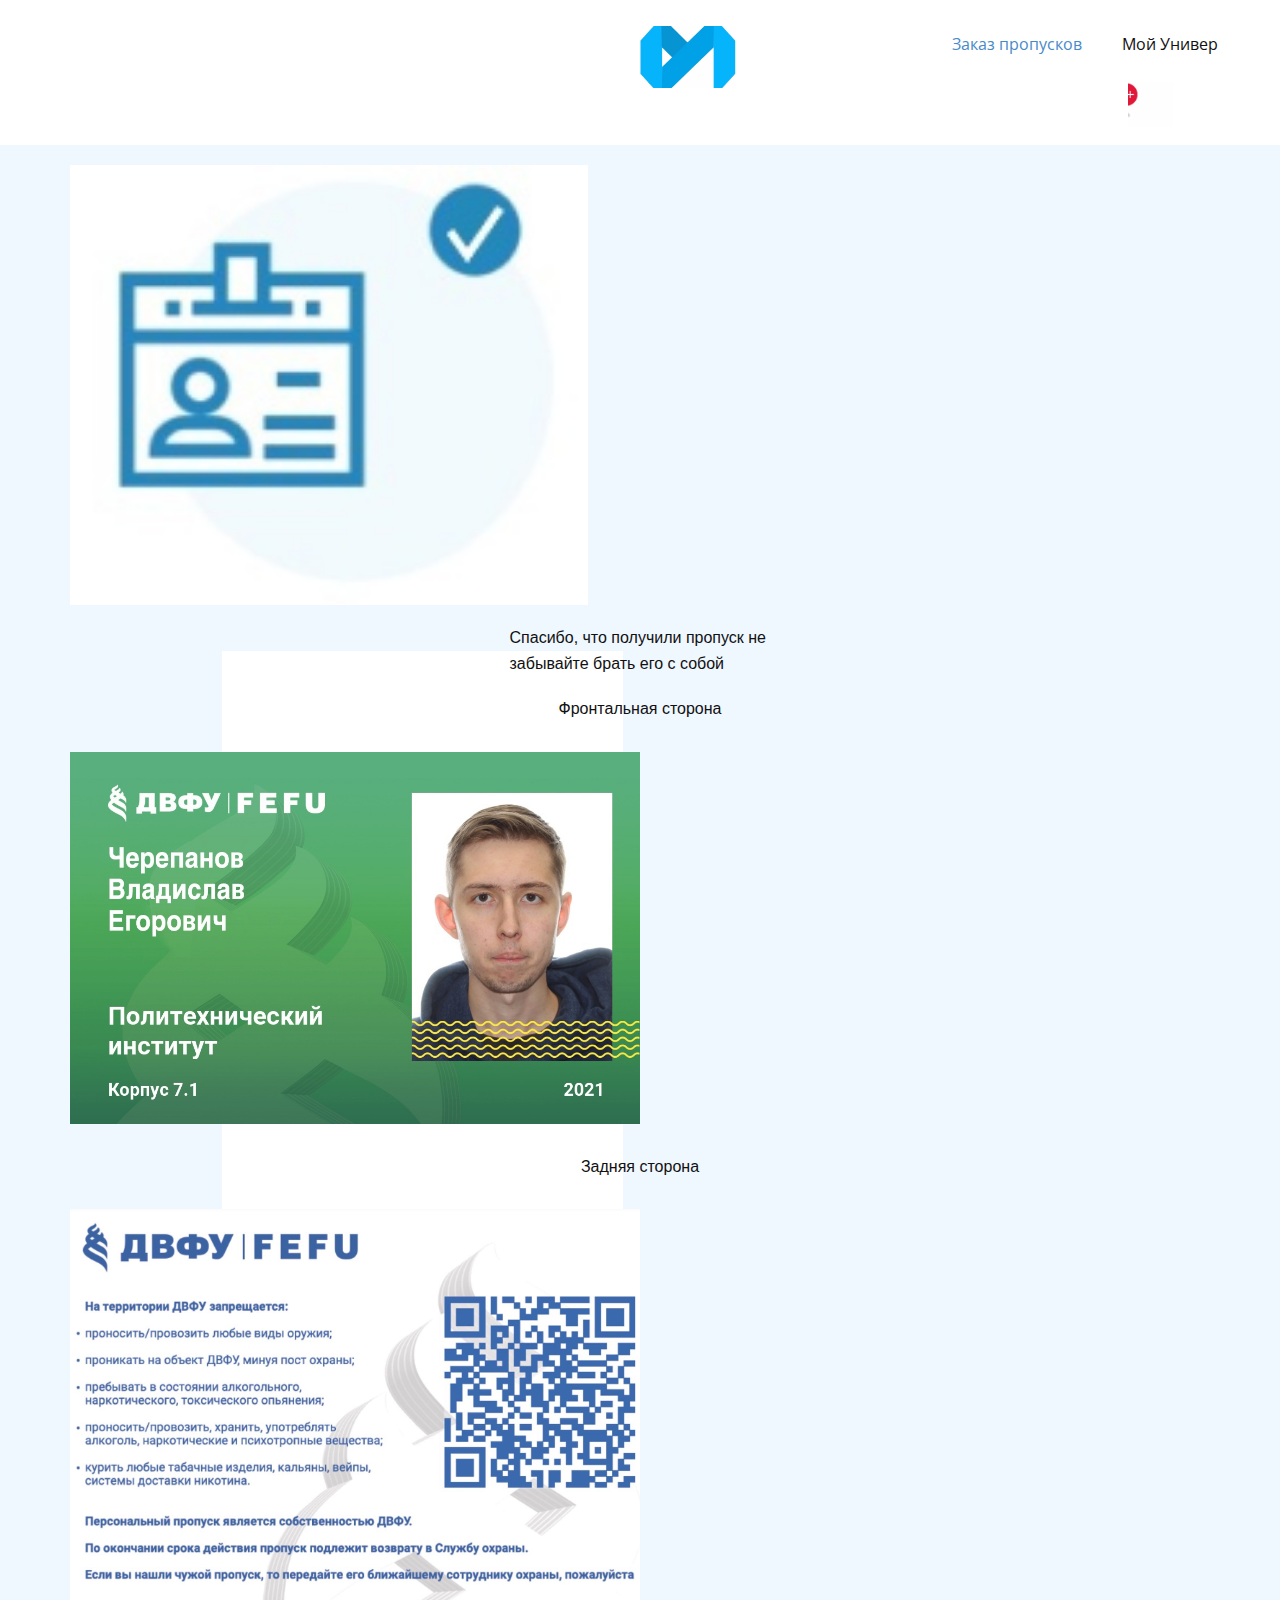
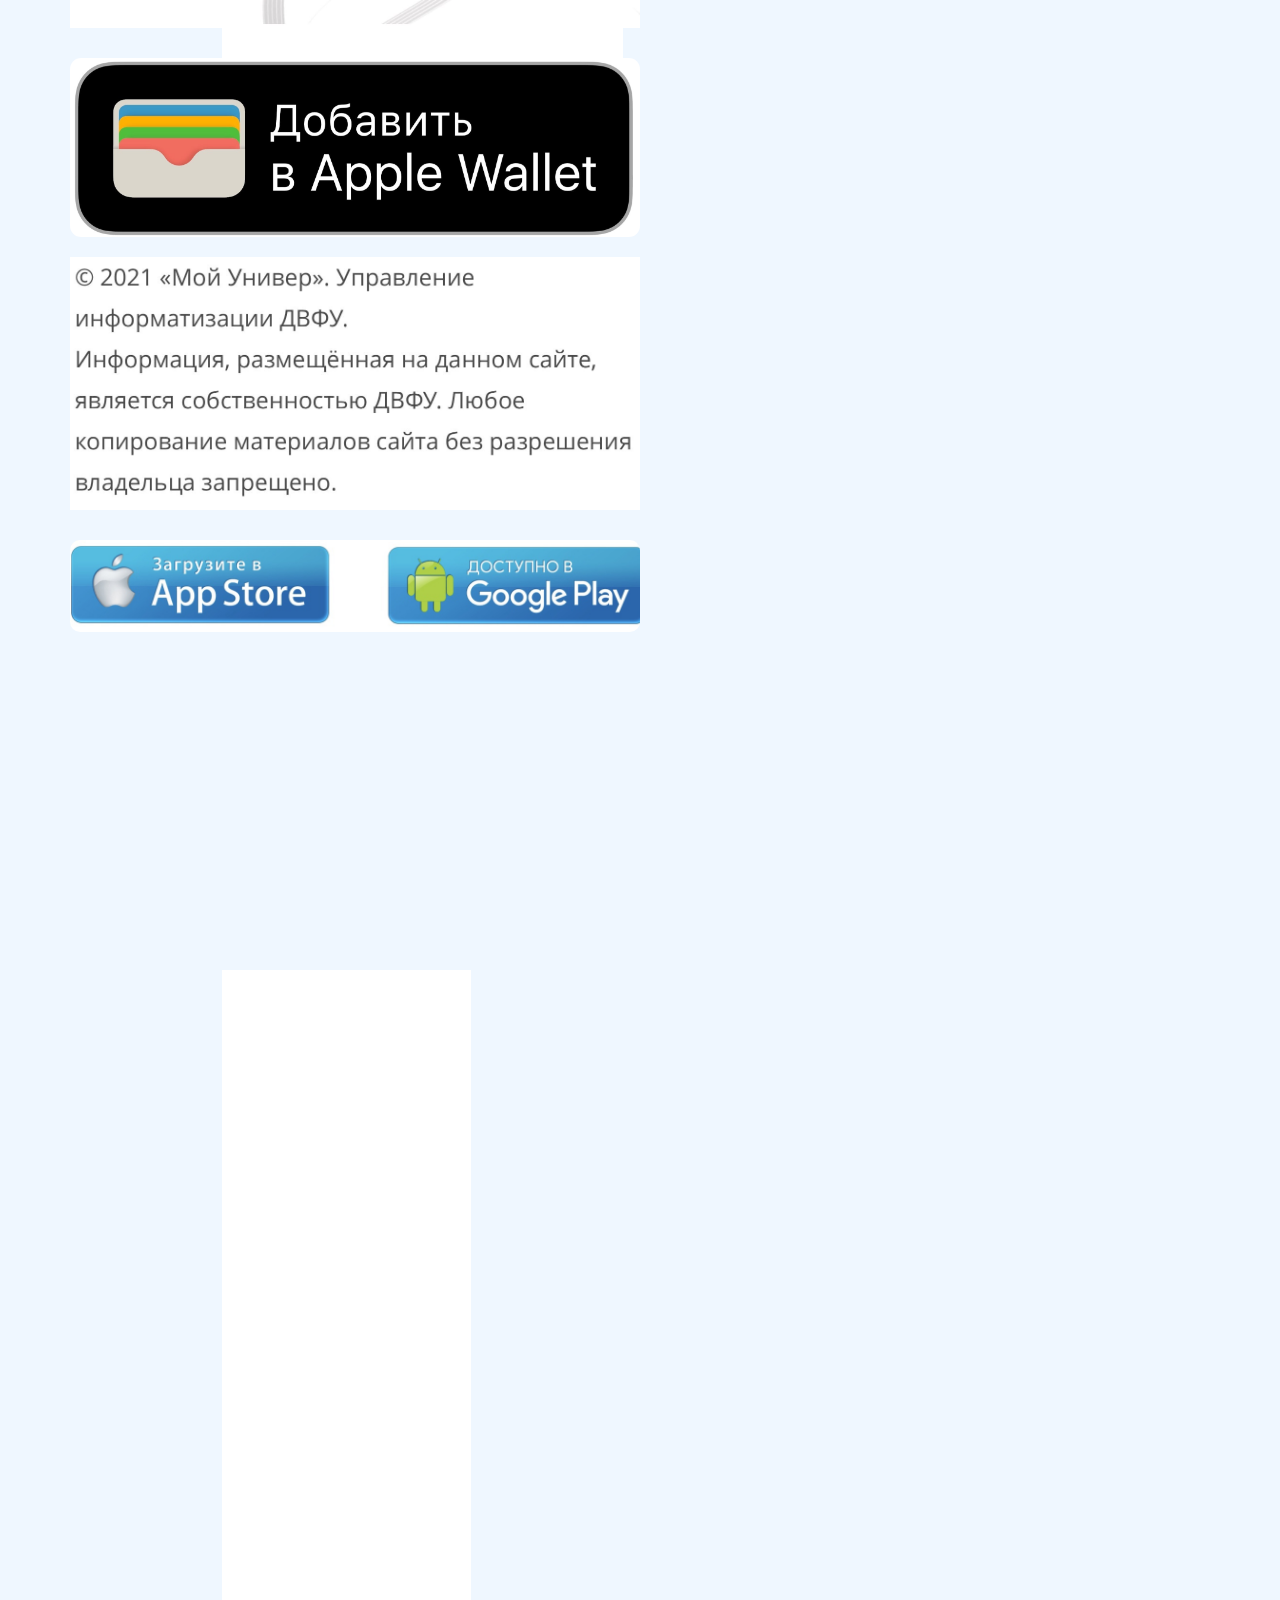
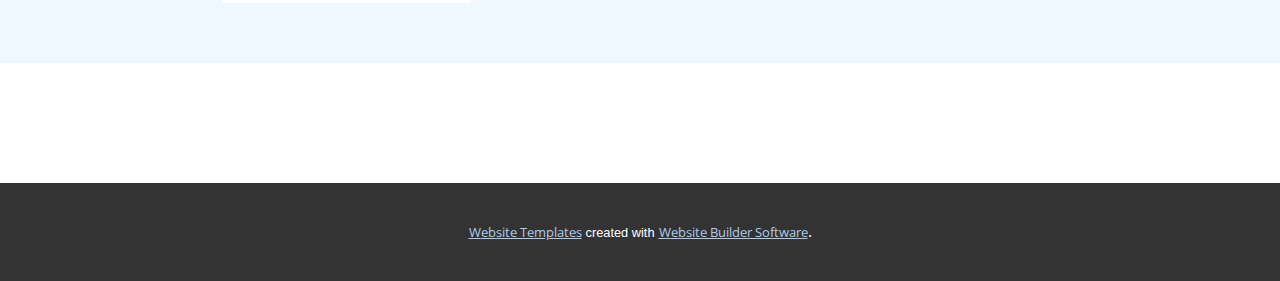
<file: index.html>
<!DOCTYPE html>
<html style="font-size: 16px;">
  <head>
    <meta name="viewport" content="width=device-width, initial-scale=1.0">
    <meta charset="utf-8">
    <meta name="keywords" content="">
    <meta name="description" content="">
    <meta name="page_type" content="np-template-header-footer-from-plugin">
    <title>Заказ пропусков</title>
    <link rel="stylesheet" href="nicepage.css" media="screen">
<link rel="stylesheet" href="index.css" media="screen">
    <script class="u-script" type="text/javascript" src="jquery.js" defer=""></script>
    <script class="u-script" type="text/javascript" src="nicepage.js" defer=""></script>
    <meta name="generator" content="Nicepage 3.26.0, nicepage.com">
    <link id="u-theme-google-font" rel="stylesheet" href="https://fonts.googleapis.com/css?family=Roboto:100,100i,300,300i,400,400i,500,500i,700,700i,900,900i|Open+Sans:300,300i,400,400i,600,600i,700,700i,800,800i">
    
    
    <script type="application/ld+json">{
		"@context": "http://schema.org",
		"@type": "Organization",
		"name": ""
}</script>
    <meta name="theme-color" content="#478ac9">
    <meta property="og:title" content="Заказ пропусков">
    <meta property="og:type" content="website">
  </head>
  <body data-home-page="Заказ-пропусков.html" data-home-page-title="Заказ пропусков" class="u-body"><header class="u-clearfix u-header u-image u-sticky u-sticky-b905 u-header" id="sec-c0bb" data-image-width="401" data-image-height="1081"><div class="u-clearfix u-sheet u-sheet-1">
        <nav class="u-align-left-xs u-menu u-menu-dropdown u-offcanvas u-menu-1">
          <div class="menu-collapse" style="font-size: 1rem; letter-spacing: 0px;">
            <a class="u-button-style u-custom-left-right-menu-spacing u-custom-padding-bottom u-custom-top-bottom-menu-spacing u-nav-link u-text-active-palette-1-base u-text-hover-palette-2-base u-text-palette-1-base" href="#" style="padding: 4px; font-size: calc(1em + 8px);">
              <svg><use xmlns:xlink="http://www.w3.org/1999/xlink" xlink:href="#menu-hamburger"></use></svg>
              <svg version="1.1" xmlns="http://www.w3.org/2000/svg" xmlns:xlink="http://www.w3.org/1999/xlink"><defs><symbol id="menu-hamburger" viewBox="0 0 16 16" style="width: 16px; height: 16px;"><rect y="1" width="16" height="2"></rect><rect y="7" width="16" height="2"></rect><rect y="13" width="16" height="2"></rect>
</symbol>
</defs></svg>
            </a>
          </div>
          <div class="u-nav-container">
            <ul class="u-nav u-unstyled u-nav-1"><li class="u-nav-item"><a class="u-button-style u-nav-link u-text-active-palette-1-base u-text-hover-palette-2-base" href="Заказ-пропусков.html" style="padding: 10px 20px;">Заказ пропусков</a>
</li><li class="u-nav-item"><a class="u-button-style u-nav-link u-text-active-palette-1-base u-text-hover-palette-2-base" href="Univer.html" style="padding: 10px 20px;">Мой Универ</a>
</li></ul>
          </div>
          <div class="u-nav-container-collapse">
            <div class="u-black u-container-style u-inner-container-layout u-opacity u-opacity-95 u-sidenav">
              <div class="u-inner-container-layout u-sidenav-overflow">
                <div class="u-menu-close"></div>
                <ul class="u-align-center u-nav u-popupmenu-items u-unstyled u-nav-2"><li class="u-nav-item"><a class="u-button-style u-nav-link" href="index.html">Заказ пропусков</a>
</li><li class="u-nav-item"><a class="u-button-style u-nav-link" href="Univer.html">Мой Универ</a>
</li></ul>
              </div>
            </div>
            <div class="u-black u-menu-overlay u-opacity u-opacity-70"></div>
          </div>
        </nav>
        <img class="u-align-center-xs u-image u-image-default u-image-1" src="images/FDKn74NTjos.jpg" alt="" data-image-width="703" data-image-height="623" data-href="Univer.html" data-page-id="218124104">
        <a href = "profile.html"><img class="u-align-right-xs u-image u-image-default u-image-2" src="images/qmlZrR1nPcw.jpg" alt="" data-image-width="1049" data-image-height="448"></a>
      </div></header>
    <section class="u-align-center-xs u-clearfix u-custom-color-1 u-section-1" id="sec-e1d3">
      <div class="u-align-left-xs u-clearfix u-sheet u-sheet-1">
        <img class="u-image u-image-default u-image-1" src="images/White.png" alt="" data-image-width="401" data-image-height="1081">
        <img class="u-image u-image-default u-image-2" src="images/White.png" alt="" data-image-width="401" data-image-height="1081">
        <img class="u-align-center-xs u-image u-image-default u-image-3" src="images/-q4uaPeyDTA.jpg" alt="" data-image-width="180" data-image-height="153">
        <p class="u-align-center-xs u-custom-font u-font-arial u-text u-text-default-lg u-text-default-md u-text-default-sm u-text-default-xl u-text-1">Спасибо, что получили пропуск не&nbsp;<br>забывайте брать его с собой
        </p>
        <p class="u-custom-font u-font-arial u-text u-text-default-lg u-text-default-md u-text-default-sm u-text-default-xl u-text-2">Фронтальная сторона<span style="font-weight: 700;"></span>
        </p>
        <img class="u-expanded-width-xs u-image u-image-default u-image-4" src="images/aCq3dznN_mU.jpg" alt="" data-image-width="1051" data-image-height="685">
        <p class="u-custom-font u-font-arial u-text u-text-default u-text-3">Задняя сторона <span style="font-weight: 700;"></span>
        </p>
        <img class="u-image u-image-default u-image-5" src="images/H3ukZisC21I.jpg" alt="" data-image-width="1581" data-image-height="1163">
        <img class="u-image u-image-round u-radius-11 u-image-6" src="images/dr5KU_ylqOM.jpg" alt="" data-image-width="1919" data-image-height="603">
        <img class="u-image u-image-default u-image-7" src="images/n4FXbYYm1io.jpg" alt="" data-image-width="1198" data-image-height="531">
        <img class="u-image u-image-round u-radius-10 u-image-8" src="images/aZqI1qgpuZI.jpg" alt="" data-image-width="1174" data-image-height="190">
      </div>
    </section>
    
    
    <footer class="u-align-center u-clearfix u-footer u-white u-footer" id="sec-6789"><div class="u-align-left-xs u-clearfix u-sheet u-sheet-1"></div></footer>
    <section class="u-backlink u-clearfix u-grey-80">
      <a class="u-link" href="https://nicepage.com/website-templates" target="_blank">
        <span>Website Templates</span>
      </a>
      <p class="u-text">
        <span>created with</span>
      </p>
      <a class="u-link" href="https://nicepage.com/" target="_blank">
        <span>Website Builder Software</span>
      </a>. 
    </section>
  </body>
</html>
</file>
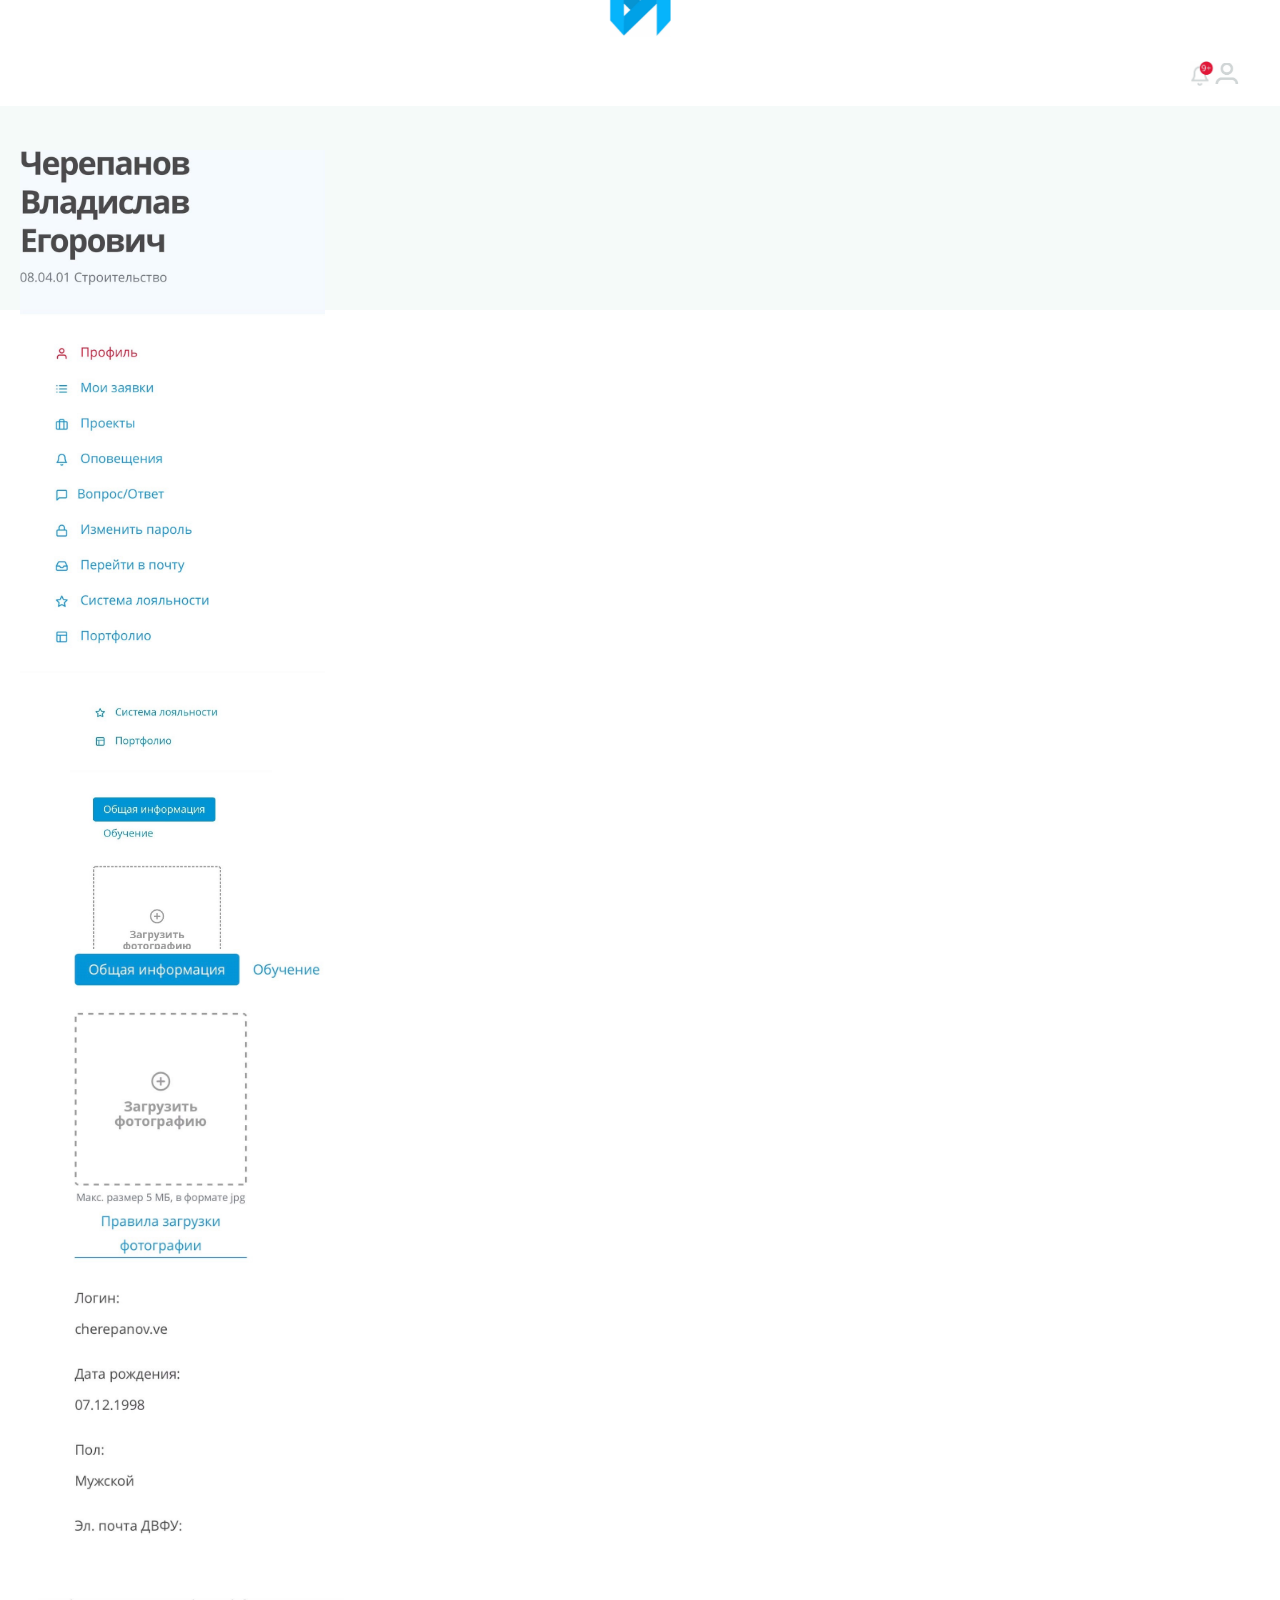
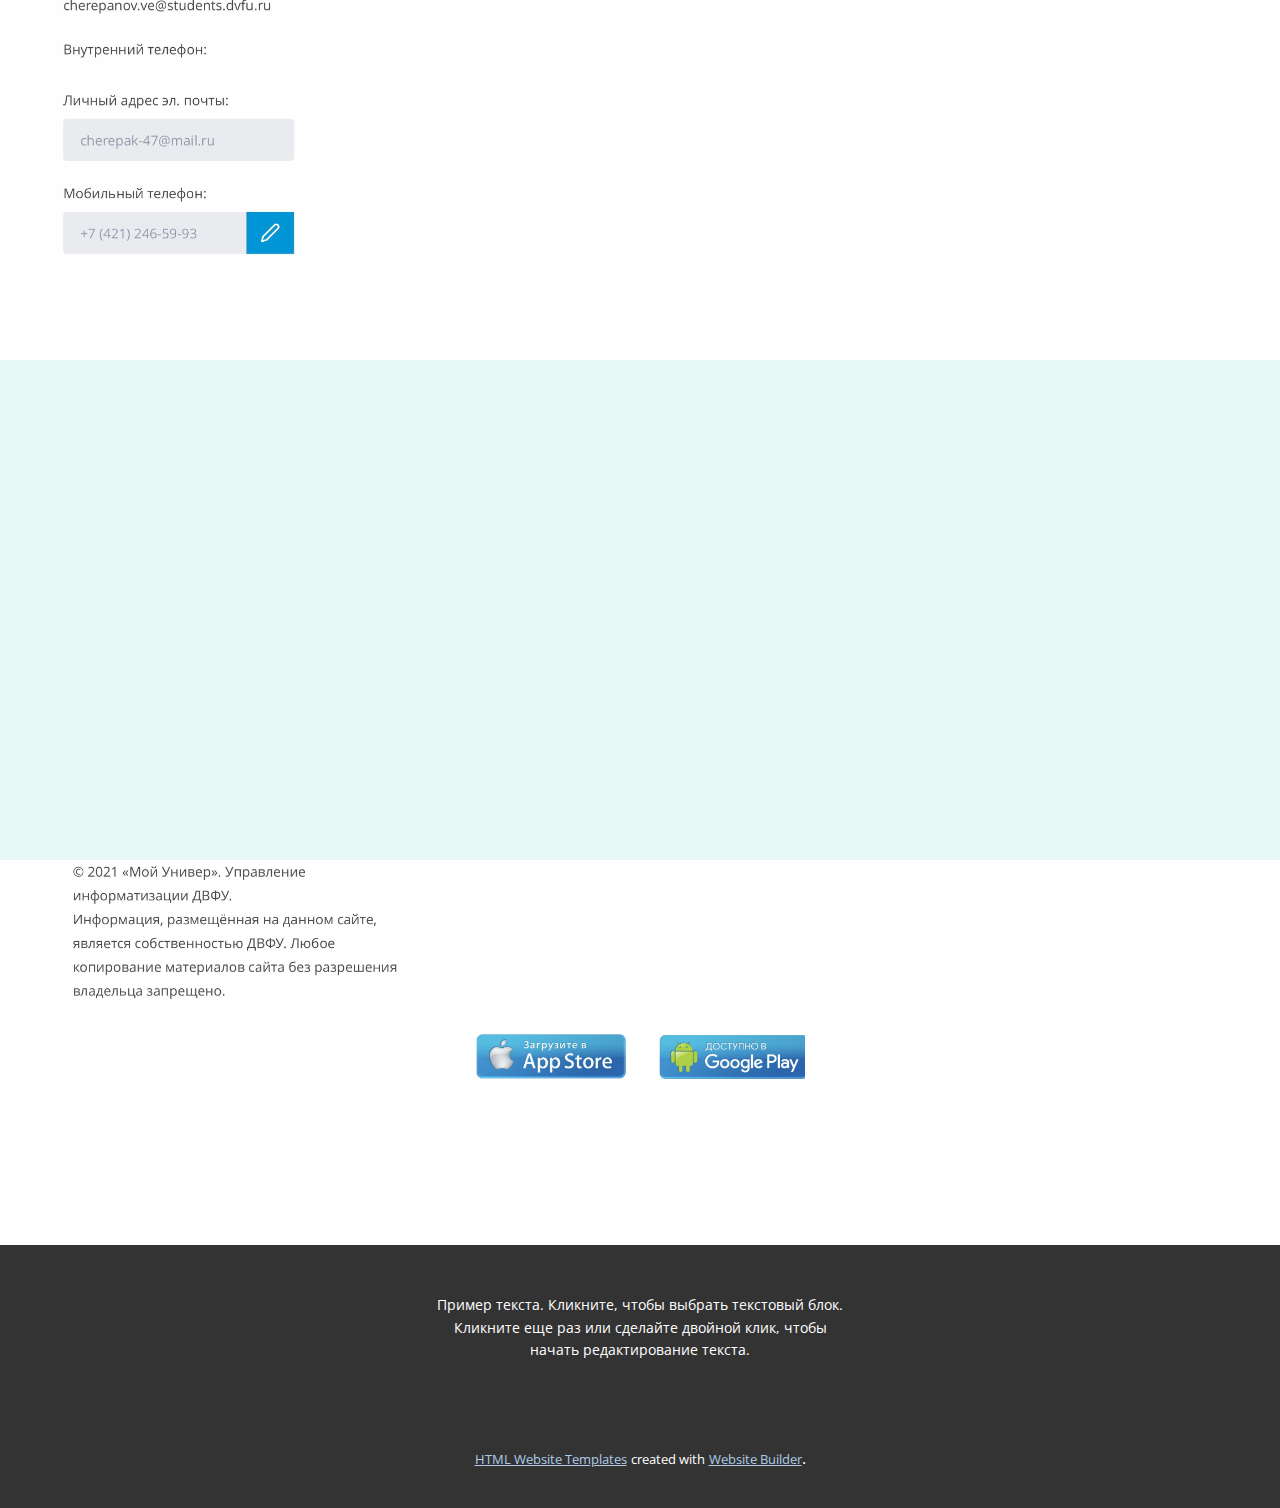
<file: profile.html>
<!DOCTYPE html>
<html style="font-size: 16px;">
  <head>
    <meta name="viewport" content="width=device-width, initial-scale=1.0">
    <meta charset="utf-8">
    <meta name="keywords" content="">
    <meta name="description" content="">
    <meta name="page_type" content="np-template-header-footer-from-plugin">
    <title>Главная</title>
    <link rel="stylesheet" href="prof.css" media="screen">
<link rel="stylesheet" href="p.css" media="screen">
    <script class="u-script" type="text/javascript" src="p.js" defer=""></script>
    <script class="u-script" type="text/javascript" src="prof.js" defer=""></script>
    <meta name="generator" content="Nicepage 4.4.3, nicepage.com">
    <link id="u-theme-google-font" rel="stylesheet" href="https://fonts.googleapis.com/css?family=Roboto:100,100i,300,300i,400,400i,500,500i,700,700i,900,900i|Open+Sans:300,300i,400,400i,600,600i,700,700i,800,800i">
    
    <script type="application/ld+json">{
		"@context": "http://schema.org",
		"@type": "Organization",
		"name": "",
		"logo": "images/FDKn74NTjos.jpg"
}</script>
    <meta name="theme-color" content="#478ac9">
    <meta property="og:title" content="Главная">
    <meta property="og:type" content="website">
  </head>
  <body data-home-page="Главная.html" data-home-page-title="Главная" class="u-body u-xl-mode"><header class="u-clearfix u-header u-sticky u-sticky-aeff u-white u-header" id="sec-760f"><nav class="u-menu u-menu-dropdown u-offcanvas u-menu-1">
        <div class="menu-collapse" style="font-size: 1rem; letter-spacing: 0px;">
          <a class="u-button-style u-custom-left-right-menu-spacing u-custom-padding-bottom u-custom-top-bottom-menu-spacing u-nav-link u-text-active-palette-1-base u-text-hover-palette-2-base u-text-palette-1-base u-white" href="#" style="padding: 3px 2px; font-size: calc(1em + 6px);">
            <svg class="u-svg-link" viewBox="0 0 24 24"><use xmlns:xlink="http://www.w3.org/1999/xlink" xlink:href="#menu-hamburger"></use></svg>
            <svg class="u-svg-content" version="1.1" id="menu-hamburger" viewBox="0 0 16 16" x="0px" y="0px" xmlns:xlink="http://www.w3.org/1999/xlink" xmlns="http://www.w3.org/2000/svg"><g><rect y="1" width="16" height="2"></rect><rect y="7" width="16" height="2"></rect><rect y="13" width="16" height="2"></rect>
</g></svg>
          </a>
        </div>
        <div class="u-nav-container">
          <ul class="u-nav u-unstyled u-nav-1"><li class="u-nav-item"><a class="u-button-style u-nav-link u-text-active-palette-1-base u-text-hover-palette-2-base" href="Главная.html" style="padding: 10px 20px;">Главная</a>
</li><li class="u-nav-item"><a class="u-button-style u-nav-link u-text-active-palette-1-base u-text-hover-palette-2-base" href="О-нас.html" style="padding: 10px 20px;">О нас</a>
</li><li class="u-nav-item"><a class="u-button-style u-nav-link u-text-active-palette-1-base u-text-hover-palette-2-base" href="Контакты.html" style="padding: 10px 20px;">Контакты</a>
</li></ul>
        </div>
        <div class="u-nav-container-collapse">
          <div class="u-black u-container-style u-inner-container-layout u-opacity u-opacity-95 u-sidenav">
            <div class="u-inner-container-layout u-sidenav-overflow">
              <div class="u-menu-close"></div>
              <ul class="u-align-center u-nav u-popupmenu-items u-unstyled u-nav-2"><li class="u-nav-item"><a class="u-button-style u-nav-link" href="Главная.html">Главная</a>
</li><li class="u-nav-item"><a class="u-button-style u-nav-link" href="О-нас.html">О нас</a>
</li><li class="u-nav-item"><a class="u-button-style u-nav-link" href="Контакты.html">Контакты</a>
</li></ul>
            </div>
          </div>
          <div class="u-black u-menu-overlay u-opacity u-opacity-70"></div>
        </div>
      </nav><a href="https://nicepage.com/templates" class="u-image u-logo u-image-1" data-image-width="703" data-image-height="623">
        <img src="images/FDKn74NTjos.jpg" class="u-logo-image u-logo-image-1">
      </a>
      <img class="u-image u-image-default u-image-2" src="images/alarm.jpg" alt="" data-image-width="433" data-image-height="447"><a href="profile.html"><img class="u-image u-image-default u-image-3" src="images/person.jpg" alt="" data-image-width="312" data-image-height="446"></a></header>
    <section class="u-clearfix u-custom-color-4 u-section-1" id="sec-372e">
      <div class="u-clearfix u-sheet u-sheet-1"></div>
    </section>
    <section class="u-clearfix u-section-2" id="sec-1108">
      <div class="u-clearfix u-sheet u-sheet-1">
        <img class="u-image u-image-default u-image-1" src="images/menu.jpg" alt="" data-image-width="854" data-image-height="1472">
        <img class="u-image u-image-default u-image-2" src="images/menu32.jpg" alt="" data-image-width="664" data-image-height="1366">
        <img class="u-image u-image-default u-image-3" src="images/info1.jpg" alt="" data-image-width="812" data-image-height="1472">
        <img class="u-image u-image-default u-image-4" src="images/info2.jpg" alt="" data-image-width="812" data-image-height="1472">
        <img class="u-image u-image-default u-image-5" src="images/mail.jpg" alt="" data-image-width="1121" data-image-height="1082">
      </div>
    </section>
    <section class="u-clearfix u-custom-color-3 u-section-3" id="sec-63ec">
      <div class="u-clearfix u-sheet u-sheet-1"></div>
    </section>
    <section class="u-clearfix u-section-4" id="sec-5352">
      <div class="u-clearfix u-sheet u-sheet-1">
        <img class="u-image u-image-default u-image-1" src="images/n4FXbYYm1io.jpg" alt="" data-image-width="1198" data-image-height="531">
        <img class="u-image u-image-default u-image-2" src="images/aZqI1qgpuZI.jpg" alt="" data-image-width="1174" data-image-height="190">
      </div>
    </section>
    
    
    <footer class="u-align-center u-clearfix u-footer u-grey-80 u-footer" id="sec-14ec"><div class="u-clearfix u-sheet u-sheet-1">
        <p class="u-small-text u-text u-text-variant u-text-1">Пример текста. Кликните, чтобы выбрать текстовый блок. Кликните еще раз или сделайте двойной клик, чтобы начать редактирование текста.</p>
      </div></footer>
    <section class="u-backlink u-clearfix u-grey-80">
      <a class="u-link" href="https://nicepage.com/html-templates" target="_blank">
        <span>HTML Website Templates</span>
      </a>
      <p class="u-text">
        <span>created with</span>
      </p>
      <a class="u-link" href="https://nicepage.dev" target="_blank">
        <span>Website Builder</span>
      </a>. 
    </section>
  </body>
</html>
</file>
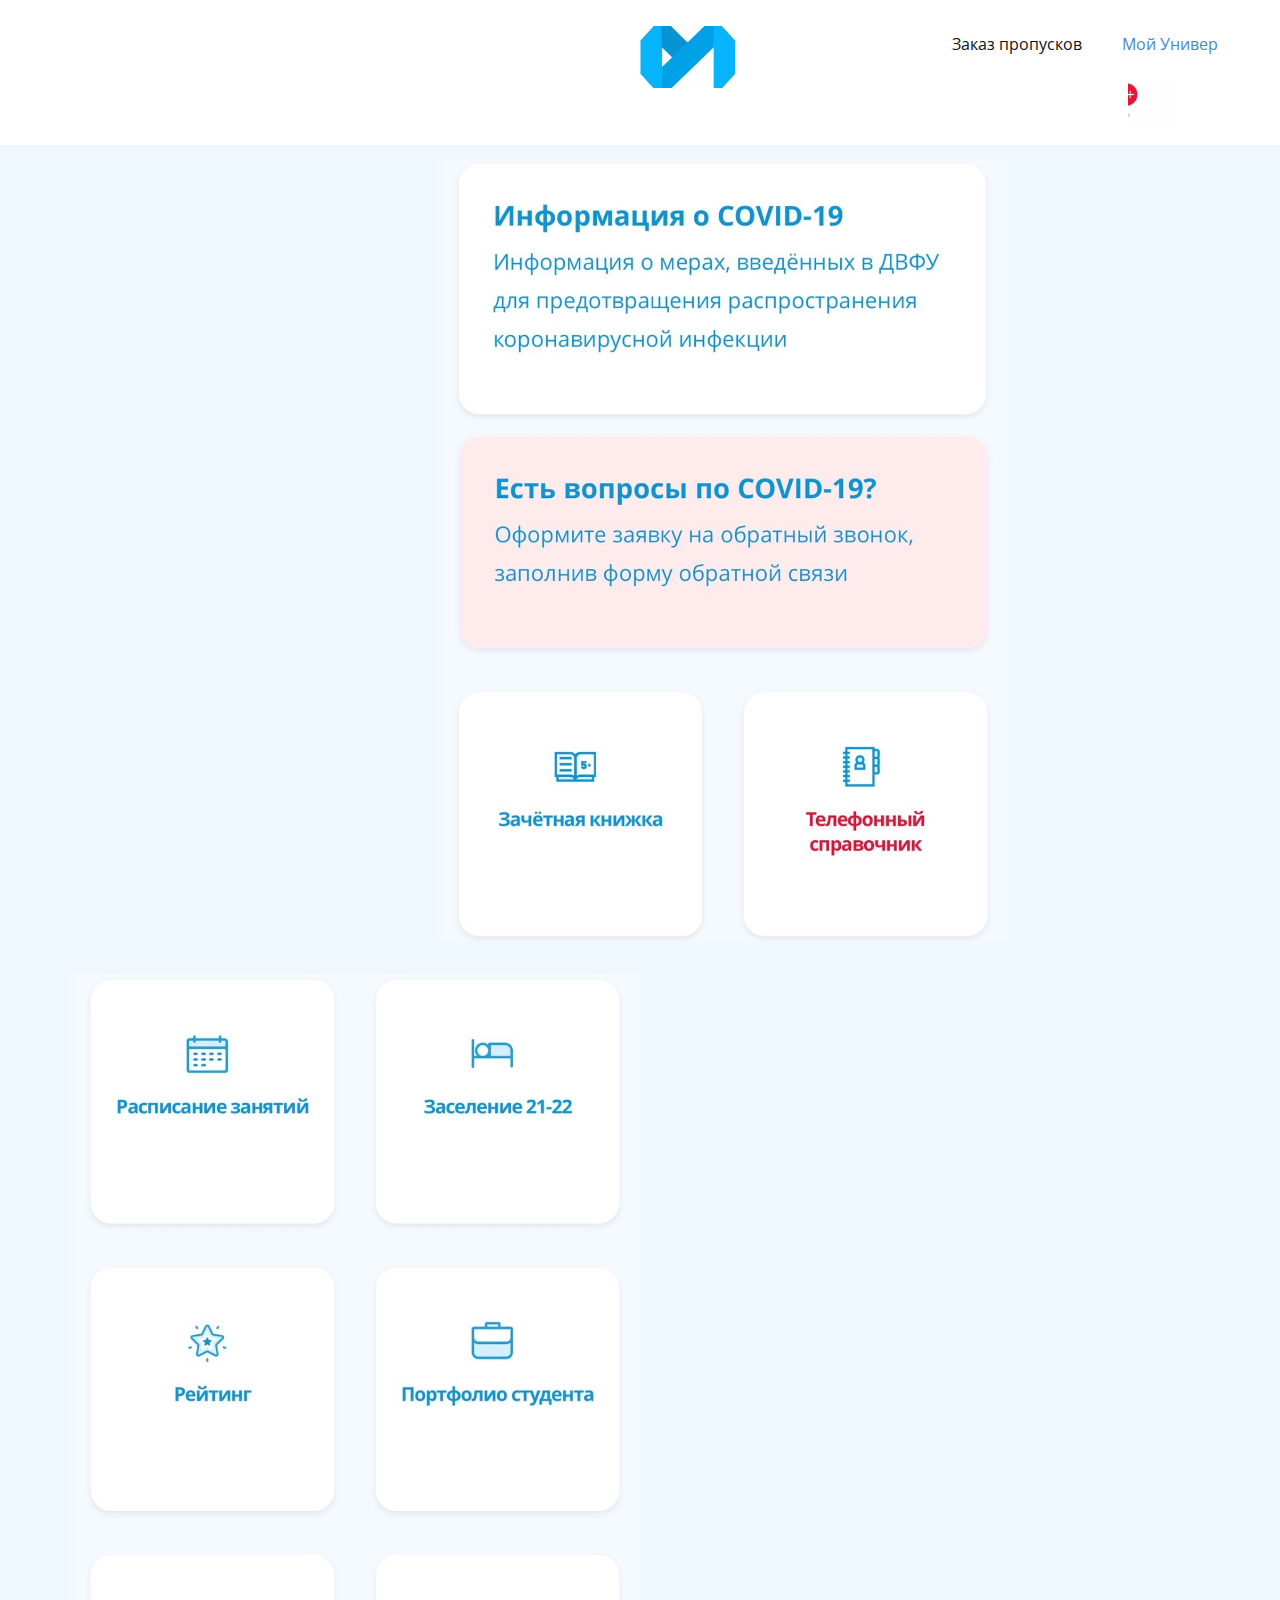
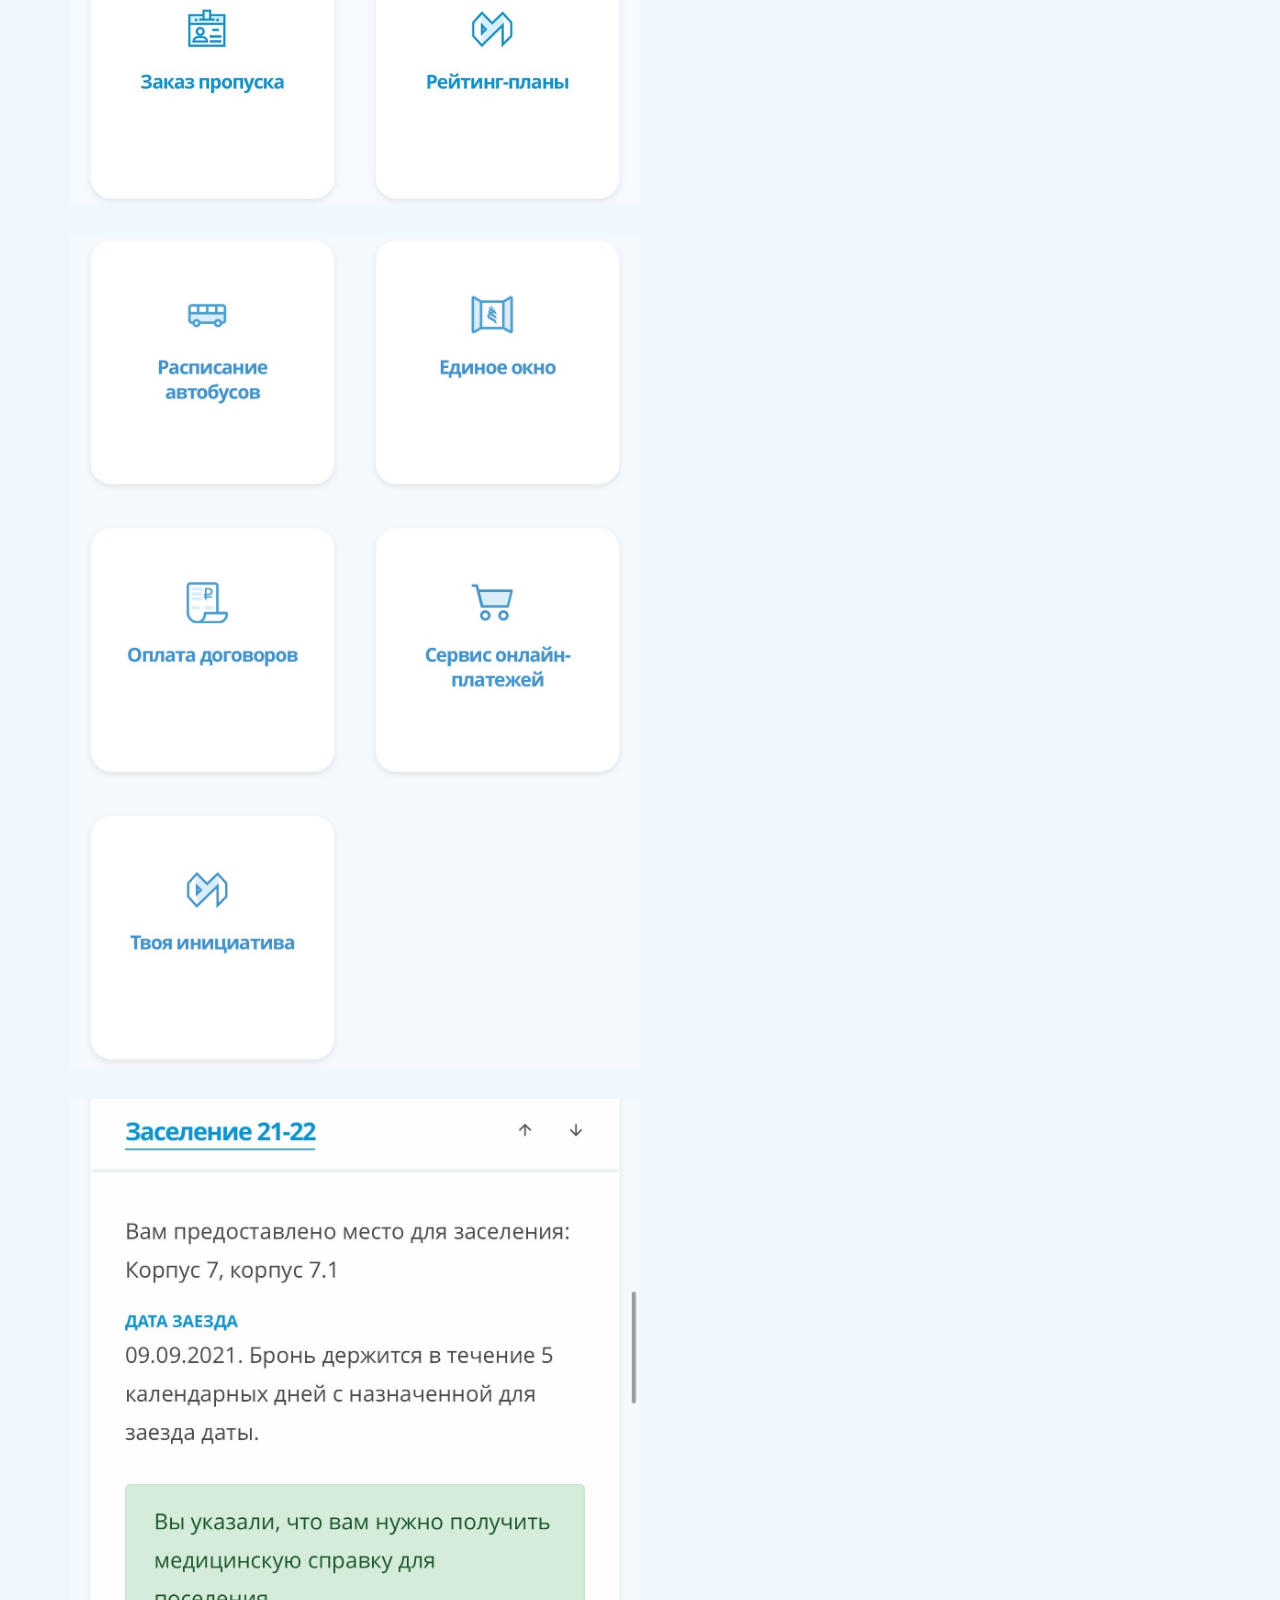
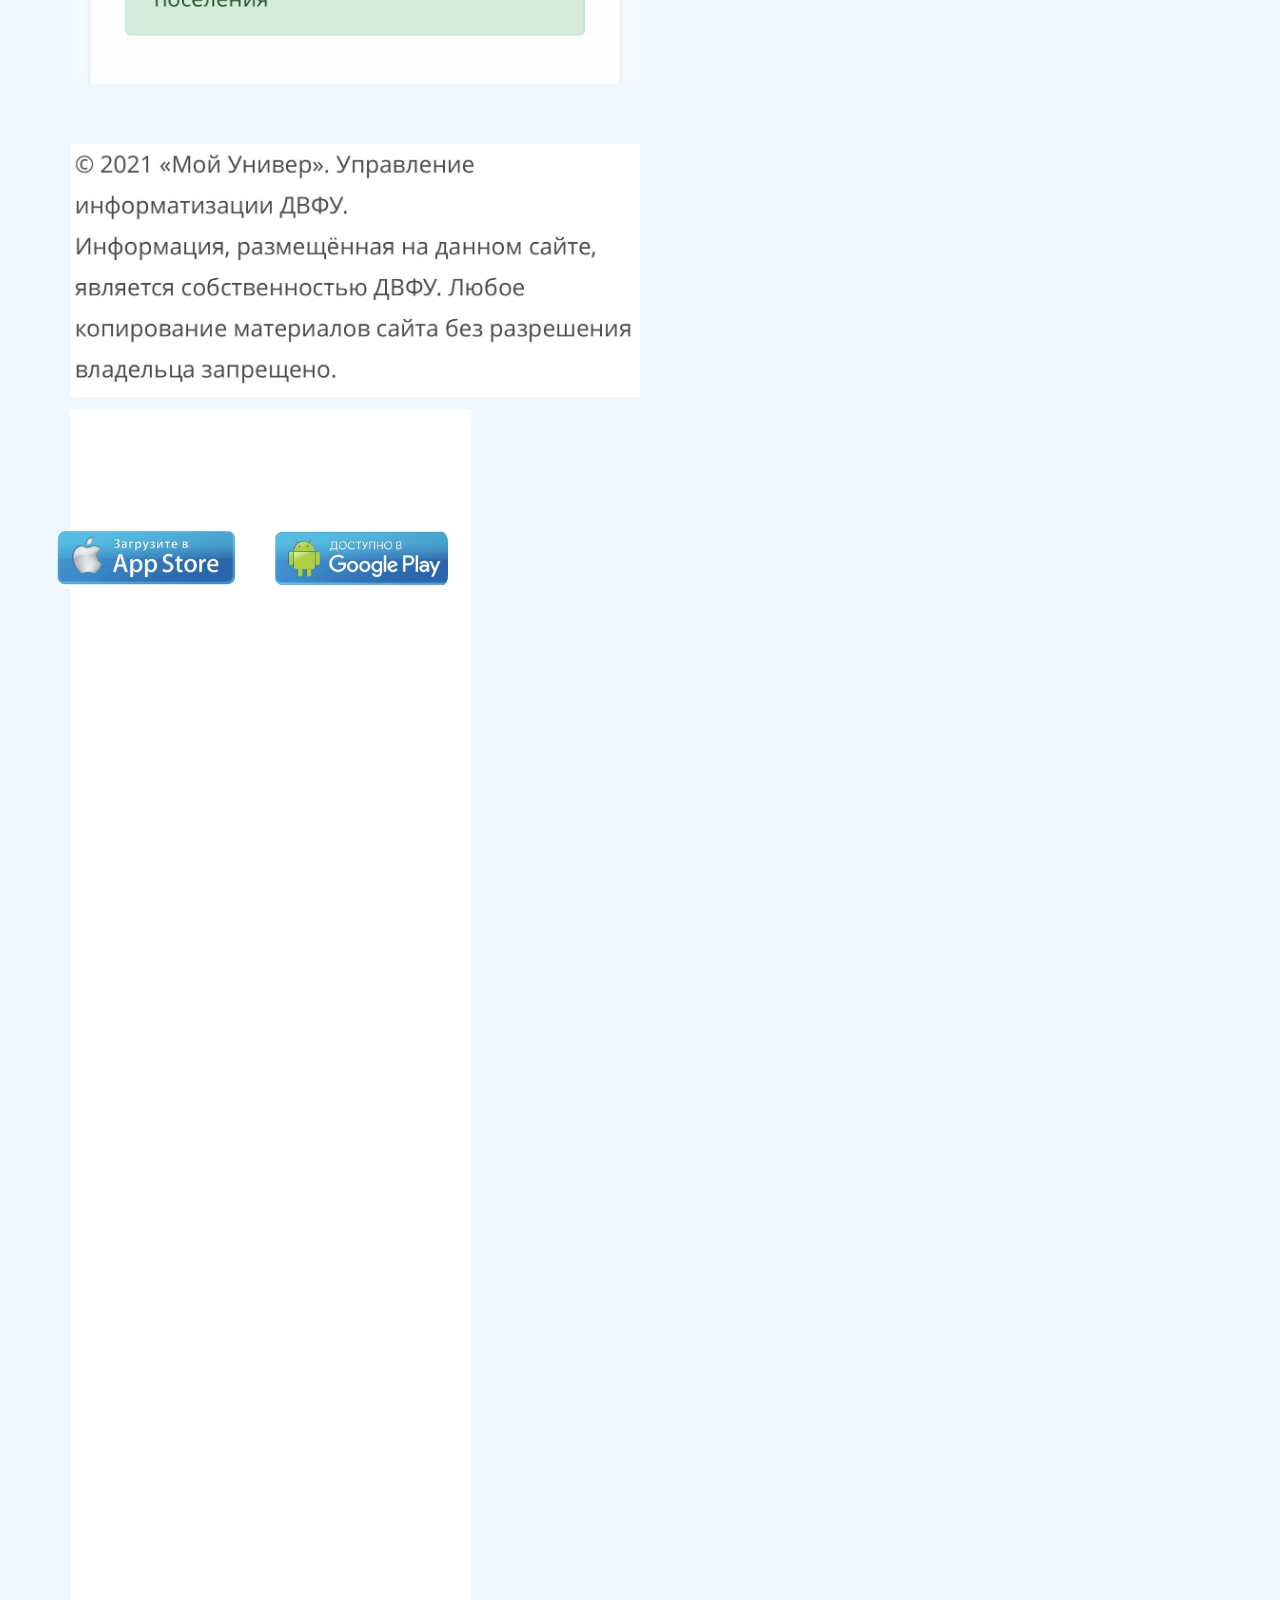
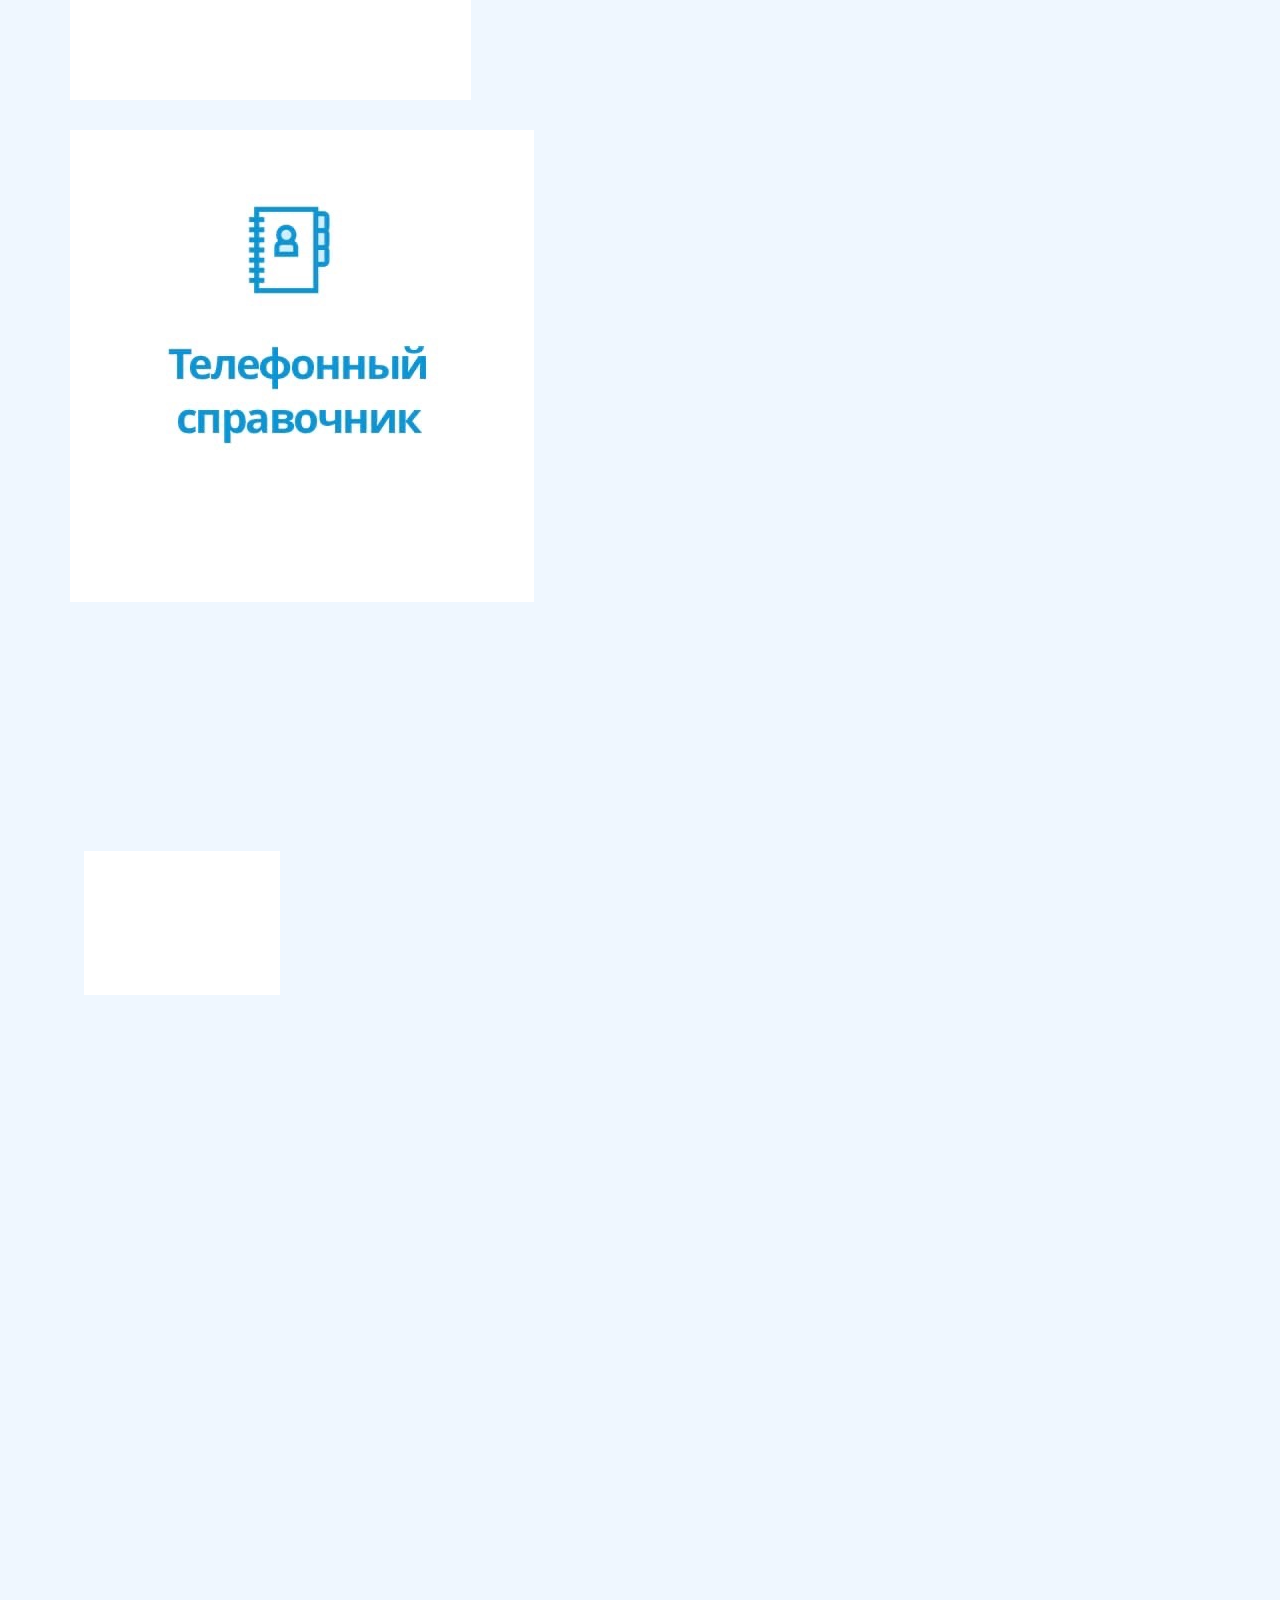
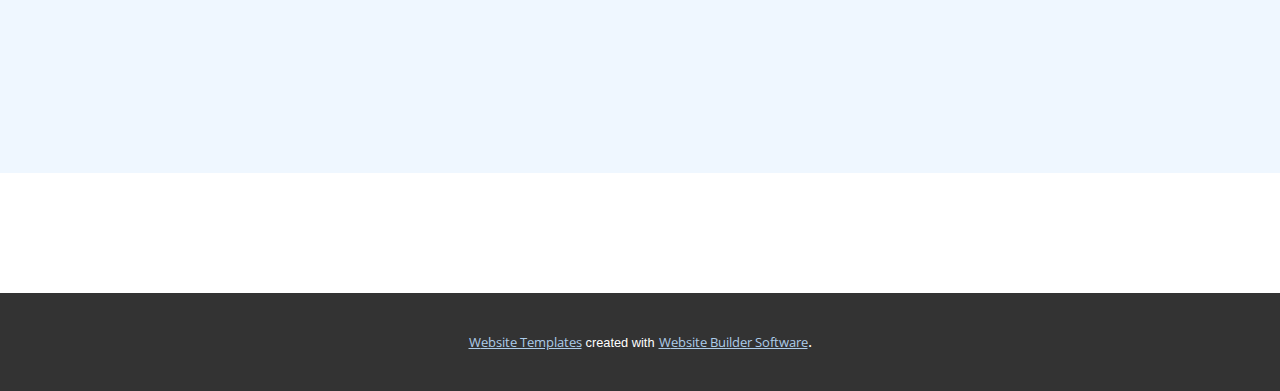
<file: Univer.html>
<!DOCTYPE html>
<html style="font-size: 16px;">
  <head>
    <meta name="viewport" content="width=device-width, initial-scale=1.0">
    <meta charset="utf-8">
    <meta name="keywords" content="">
    <meta name="description" content="">
    <meta name="page_type" content="np-template-header-footer-from-plugin">
    <title>Мой Универ</title>
    <link rel="stylesheet" href="nicepage.css" media="screen">
<link rel="stylesheet" href="Univer.css" media="screen">
    <script class="u-script" type="text/javascript" src="jquery.js" defer=""></script>
    <script class="u-script" type="text/javascript" src="nicepage.js" defer=""></script>
    <meta name="generator" content="Nicepage 3.26.0, nicepage.com">
    <link id="u-theme-google-font" rel="stylesheet" href="https://fonts.googleapis.com/css?family=Roboto:100,100i,300,300i,400,400i,500,500i,700,700i,900,900i|Open+Sans:300,300i,400,400i,600,600i,700,700i,800,800i">
    
    
    <script type="application/ld+json">{
		"@context": "http://schema.org",
		"@type": "Organization",
		"name": ""
}</script>
    <meta name="theme-color" content="#478ac9">
    <meta property="og:title" content="Мой Универ">
    <meta property="og:type" content="website">
  </head>
  <body class="u-body"><header class="u-clearfix u-header u-image u-sticky u-sticky-b905 u-header" id="sec-c0bb" data-image-width="401" data-image-height="1081"><div class="u-clearfix u-sheet u-sheet-1">
        <nav class="u-align-left-xs u-menu u-menu-dropdown u-offcanvas u-menu-1">
          <div class="menu-collapse" style="font-size: 1rem; letter-spacing: 0px;">
            <a class="u-button-style u-custom-left-right-menu-spacing u-custom-padding-bottom u-custom-top-bottom-menu-spacing u-nav-link u-text-active-palette-1-base u-text-hover-palette-2-base u-text-palette-1-base" href="#" style="padding: 4px; font-size: calc(1em + 8px);">
              <svg><use xmlns:xlink="http://www.w3.org/1999/xlink" xlink:href="#menu-hamburger"></use></svg>
              <svg version="1.1" xmlns="http://www.w3.org/2000/svg" xmlns:xlink="http://www.w3.org/1999/xlink"><defs><symbol id="menu-hamburger" viewBox="0 0 16 16" style="width: 16px; height: 16px;"><rect y="1" width="16" height="2"></rect><rect y="7" width="16" height="2"></rect><rect y="13" width="16" height="2"></rect>
</symbol>
</defs></svg>
            </a>
          </div>
          <div class="u-nav-container">
            <ul class="u-nav u-unstyled u-nav-1"><li class="u-nav-item"><a class="u-button-style u-nav-link u-text-active-palette-1-base u-text-hover-palette-2-base" href="index.html" style="padding: 10px 20px;">Заказ пропусков</a>
</li><li class="u-nav-item"><a class="u-button-style u-nav-link u-text-active-palette-1-base u-text-hover-palette-2-base" href="Univer.html" style="padding: 10px 20px;">Мой Универ</a>
</li></ul>
          </div>
          <div class="u-nav-container-collapse">
            <div class="u-black u-container-style u-inner-container-layout u-opacity u-opacity-95 u-sidenav">
              <div class="u-inner-container-layout u-sidenav-overflow">
                <div class="u-menu-close"></div>
                <ul class="u-align-center u-nav u-popupmenu-items u-unstyled u-nav-2"><li class="u-nav-item"><a class="u-button-style u-nav-link" href="index.html">Заказ пропусков</a>
</li><li class="u-nav-item"><a class="u-button-style u-nav-link" href="Univer.html">Мой Универ</a>
</li></ul>
              </div>
            </div>
            <div class="u-black u-menu-overlay u-opacity u-opacity-70"></div>
          </div>
        </nav>
        <img class="u-align-center-xs u-image u-image-default u-image-1" src="images/FDKn74NTjos.jpg" alt="" data-image-width="703" data-image-height="623" data-href="Univer.
        html" data-page-id="218124104">
        <a href="profile.html"><img class="u-align-right-xs u-image u-image-default u-image-2" src="images/qmlZrR1nPcw.jpg" alt="" data-image-width="1049" data-image-height="448"></a>
      </div></header>
    <section class="u-clearfix u-custom-color-1 u-section-1" id="sec-a108">
      <div class="u-clearfix u-sheet u-sheet-1">
        <img class="u-image u-image-default u-image-1" src="images/White.png" alt="" data-image-width="401" data-image-height="1081" data-href="index.html" data-page-id="204917268">
        <img class="u-image u-image-default u-image-2" src="images/White.png" alt="" data-image-width="401" data-image-height="1081">
        <img class="u-image u-image-default u-image-3" src="images/ClgYTGsA9SQ.jpg" alt="" data-image-width="1070" data-image-height="1472">
        <img class="u-image u-image-default u-image-4" src="images/GwCgcA806B8.jpg" alt="" data-image-width="1008" data-image-height="1472">
        <img class="u-image u-image-default u-image-5" src="images/314peP6FQnQ.jpg" alt="" data-image-width="1242" data-image-height="1818">
        <img class="u-image u-image-default u-image-6" src="images/EjobfPiEbNU.jpg" alt="" data-image-width="1242" data-image-height="1275">
        <img class="u-image u-image-default u-image-7" src="images/n4FXbYYm1io.jpg" alt="" data-image-width="1198" data-image-height="531">
        <img class="u-image u-image-round u-radius-13 u-image-8" src="images/aZqI1qgpuZI.jpg" alt="" data-image-width="1174" data-image-height="190">
        <img class="u-image u-image-default u-image-9" src="images/White.png" alt="" data-image-width="401" data-image-height="1081" data-href="index.html" data-page-id="204917268">
        <img class="u-image u-image-default u-image-10" src="images/3pM2wVTvW7E.jpg" alt="" data-image-width="464" data-image-height="472">
        <img class="u-image u-image-default u-image-11" src="images/White.png" alt="" data-image-width="401" data-image-height="1081" data-href="index.html" data-page-id="204917268">
      </div>
    </section>
    
    
    <footer class="u-align-center u-clearfix u-footer u-white u-footer" id="sec-6789"><div class="u-align-left-xs u-clearfix u-sheet u-sheet-1"></div></footer>
    <section class="u-backlink u-clearfix u-grey-80">
      <a class="u-link" href="https://nicepage.com/website-templates" target="_blank">
        <span>Website Templates</span>
      </a>
      <p class="u-text">
        <span>created with</span>
      </p>
      <a class="u-link" href="https://nicepage.com/" target="_blank">
        <span>Website Builder Software</span>
      </a>. 
    </section>
  </body>
</html>
</file>
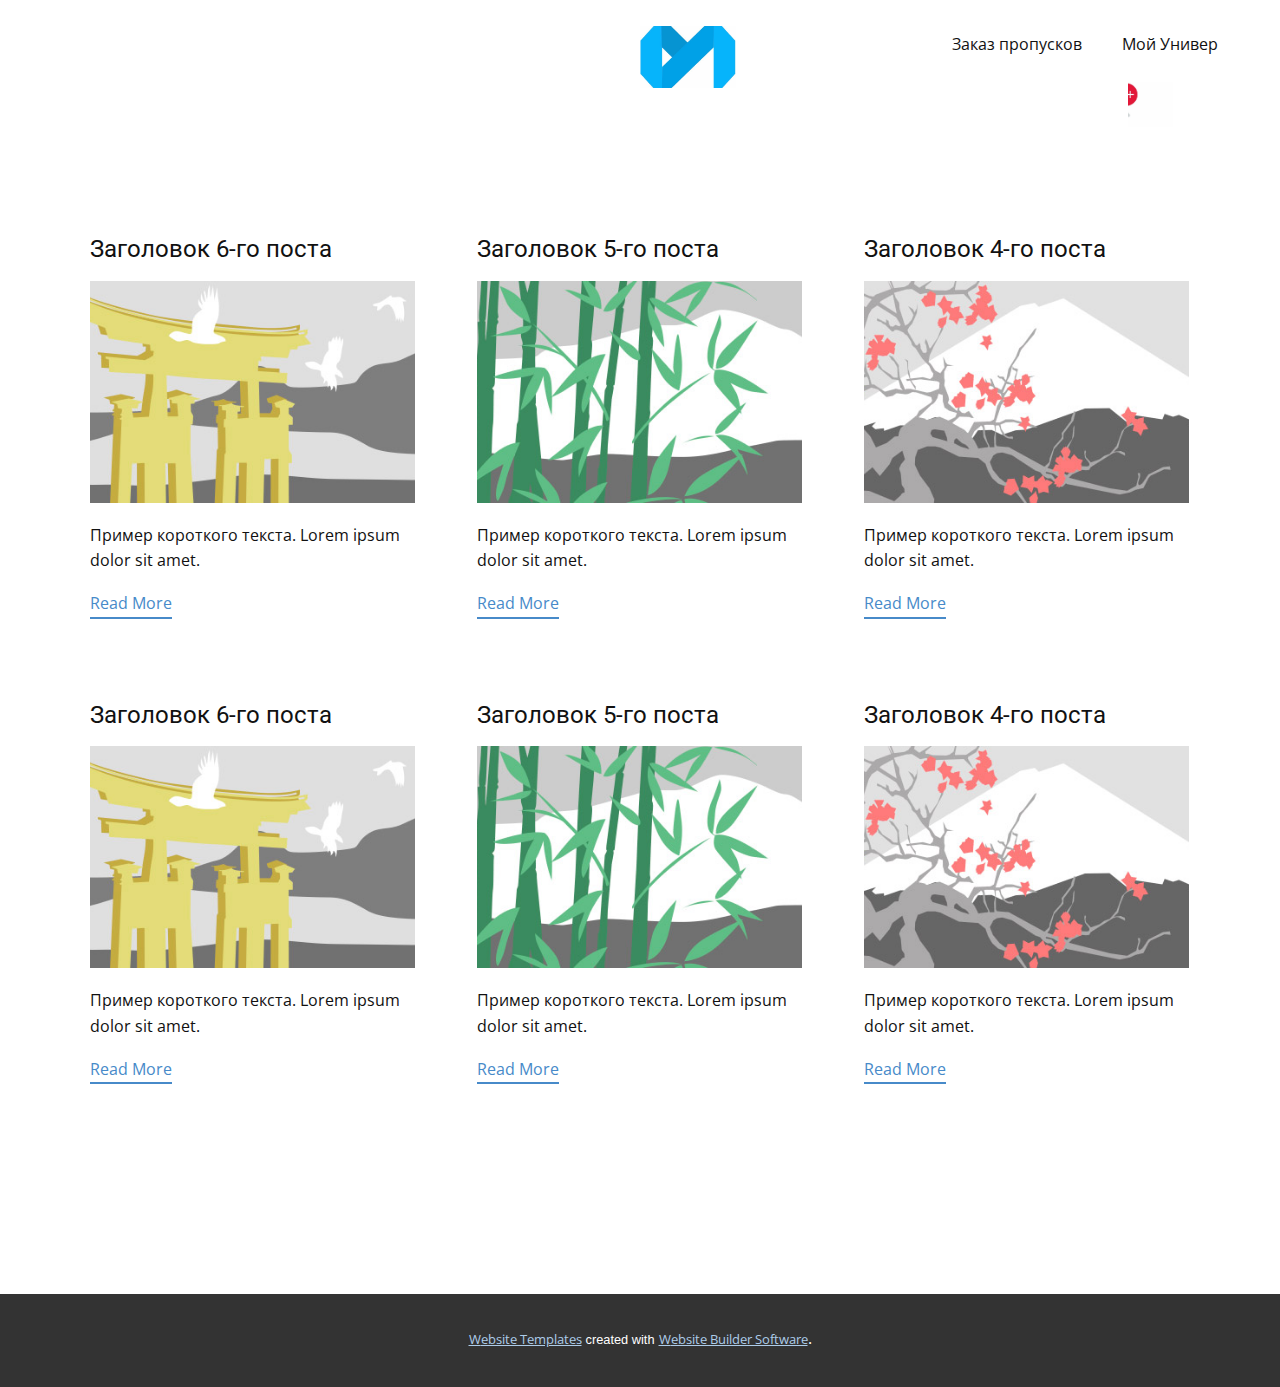
<file: blog/blog.html>
<html style="font-size: 16px;"><head>
    <meta name="viewport" content="width=device-width, initial-scale=1.0">
    <meta charset="utf-8">
    <meta name="keywords" content="">
    <meta name="description" content="">
    <meta name="page_type" content="np-template-header-footer-from-plugin">
    <title>Blog Template</title>
    <link rel="stylesheet" href="../nicepage.css" media="screen">
<link rel="stylesheet" href="../Blog-Template.css" media="screen">
    <script class="u-script" type="text/javascript" src="../jquery.js" defer=""></script>
    <script class="u-script" type="text/javascript" src="../nicepage.js" defer=""></script>
    <meta name="generator" content="Nicepage 3.26.0, nicepage.com">
    <link id="u-theme-google-font" rel="stylesheet" href="https://fonts.googleapis.com/css?family=Roboto:100,100i,300,300i,400,400i,500,500i,700,700i,900,900i|Open+Sans:300,300i,400,400i,600,600i,700,700i,800,800i">
    
    
    <script type="application/ld+json">{
		"@context": "http://schema.org",
		"@type": "Organization",
		"name": ""
}</script>
    <meta name="theme-color" content="#478ac9">
  </head>
  <body class="u-body"><header class="u-clearfix u-header u-image u-sticky u-sticky-b905 u-header" id="sec-c0bb" data-image-width="401" data-image-height="1081"><div class="u-clearfix u-sheet u-sheet-1">
        <nav class="u-align-left-xs u-menu u-menu-dropdown u-offcanvas u-menu-1">
          <div class="menu-collapse" style="font-size: 1rem; letter-spacing: 0px;">
            <a class="u-button-style u-custom-left-right-menu-spacing u-custom-padding-bottom u-custom-top-bottom-menu-spacing u-nav-link u-text-active-palette-1-base u-text-hover-palette-2-base u-text-palette-1-base" href="#" style="padding: 4px; font-size: calc(1em + 8px);">
              <svg><use xmlns:xlink="http://www.w3.org/1999/xlink" xlink:href="#menu-hamburger"></use></svg>
              <svg version="1.1" xmlns="http://www.w3.org/2000/svg" xmlns:xlink="http://www.w3.org/1999/xlink"><defs><symbol id="menu-hamburger" viewBox="0 0 16 16" style="width: 16px; height: 16px;"><rect y="1" width="16" height="2"></rect><rect y="7" width="16" height="2"></rect><rect y="13" width="16" height="2"></rect>
</symbol>
</defs></svg>
            </a>
          </div>
          <div class="u-nav-container">
            <ul class="u-nav u-unstyled u-nav-1"><li class="u-nav-item"><a class="u-button-style u-nav-link u-text-active-palette-1-base u-text-hover-palette-2-base" href="../Заказ-пропусков.html" style="padding: 10px 20px;">Заказ пропусков</a>
</li><li class="u-nav-item"><a class="u-button-style u-nav-link u-text-active-palette-1-base u-text-hover-palette-2-base" href="../Мой-Универ.html" style="padding: 10px 20px;">Мой Универ</a>
</li></ul>
          </div>
          <div class="u-nav-container-collapse">
            <div class="u-black u-container-style u-inner-container-layout u-opacity u-opacity-95 u-sidenav">
              <div class="u-inner-container-layout u-sidenav-overflow">
                <div class="u-menu-close"></div>
                <ul class="u-align-center u-nav u-popupmenu-items u-unstyled u-nav-2"><li class="u-nav-item"><a class="u-button-style u-nav-link" href="../Заказ-пропусков.html">Заказ пропусков</a>
</li><li class="u-nav-item"><a class="u-button-style u-nav-link" href="../Мой-Универ.html">Мой Универ</a>
</li></ul>
              </div>
            </div>
            <div class="u-black u-menu-overlay u-opacity u-opacity-70"></div>
          </div>
        </nav>
        <img class="u-align-center-xs u-image u-image-default u-image-1" src="../images/FDKn74NTjos.jpg" alt="" data-image-width="703" data-image-height="623" data-href="../Мой-Универ.html" data-page-id="218124104">
        <img class="u-align-right-xs u-image u-image-default u-image-2" src="../images/qmlZrR1nPcw.jpg" alt="" data-image-width="1049" data-image-height="448">
      </div></header>
    <section class="u-clearfix u-section-1" id="sec-34f9">
      <div class="u-clearfix u-sheet u-valign-middle u-sheet-1"><!--blog--><!--blog_options_json--><!--{"type":"Recent","source":"","tags":"","count":""}--><!--/blog_options_json-->
        <div class="u-blog u-expanded-width u-repeater u-repeater-1"><!--blog_post-->
          <div class="u-blog-post u-container-style u-repeater-item u-white u-repeater-item-1">
            <div class="u-container-layout u-similar-container u-valign-top u-container-layout-1"><!--blog_post_header-->
              <h4 class="u-blog-control u-text u-text-1">
                <a class="u-post-header-link" href="../blog/пост-5.html"><!--blog_post_header_content-->Заголовок 6-го поста<!--/blog_post_header_content--></a>
              </h4><!--/blog_post_header--><!--blog_post_image-->
              <a class="u-post-header-link" href="../blog/пост-5.html"><img alt="" class="u-blog-control u-expanded-width u-image u-image-default u-image-1" src="[data-uri]"></a><!--/blog_post_image--><!--blog_post_content-->
              <div class="u-blog-control u-post-content u-text u-text-2 fr-view">Пример короткого текста. Lorem ipsum dolor sit amet.</div><!--/blog_post_content--><!--blog_post_readmore-->
              <a href="../blog/пост-5.html" class="u-blog-control u-border-2 u-border-palette-1-base u-btn u-btn-rectangle u-button-style u-none u-btn-1"><!--blog_post_readmore_content--><!--options_json--><!--{"content":"Read More"}--><!--/options_json-->Read More<!--/blog_post_readmore_content--></a><!--/blog_post_readmore-->
            </div>
          </div><div class="u-blog-post u-container-style u-repeater-item u-video-cover u-white">
            <div class="u-container-layout u-similar-container u-valign-top u-container-layout-2"><!--blog_post_header-->
              <h4 class="u-blog-control u-text u-text-3">
                <a class="u-post-header-link" href="../blog/пост-4.html"><!--blog_post_header_content-->Заголовок 5-го поста<!--/blog_post_header_content--></a>
              </h4><!--/blog_post_header--><!--blog_post_image-->
              <a class="u-post-header-link" href="../blog/пост-4.html"><img alt="" class="u-blog-control u-expanded-width u-image u-image-default u-image-2" src="[data-uri]"></a><!--/blog_post_image--><!--blog_post_content-->
              <div class="u-blog-control u-post-content u-text u-text-4 fr-view">Пример короткого текста. Lorem ipsum dolor sit amet.</div><!--/blog_post_content--><!--blog_post_readmore-->
              <a href="../blog/пост-4.html" class="u-blog-control u-border-2 u-border-palette-1-base u-btn u-btn-rectangle u-button-style u-none u-btn-2"><!--blog_post_readmore_content--><!--options_json--><!--{"content":"Read More"}--><!--/options_json-->Read More<!--/blog_post_readmore_content--></a><!--/blog_post_readmore-->
            </div>
          </div><div class="u-blog-post u-container-style u-repeater-item u-video-cover u-white">
            <div class="u-container-layout u-similar-container u-valign-top u-container-layout-3"><!--blog_post_header-->
              <h4 class="u-blog-control u-text u-text-5">
                <a class="u-post-header-link" href="../blog/пост-3.html"><!--blog_post_header_content-->Заголовок 4-го поста<!--/blog_post_header_content--></a>
              </h4><!--/blog_post_header--><!--blog_post_image-->
              <a class="u-post-header-link" href="../blog/пост-3.html"><img alt="" class="u-blog-control u-expanded-width u-image u-image-default u-image-3" src="[data-uri]"></a><!--/blog_post_image--><!--blog_post_content-->
              <div class="u-blog-control u-post-content u-text u-text-6 fr-view">Пример короткого текста. Lorem ipsum dolor sit amet.</div><!--/blog_post_content--><!--blog_post_readmore-->
              <a href="../blog/пост-3.html" class="u-blog-control u-border-2 u-border-palette-1-base u-btn u-btn-rectangle u-button-style u-none u-btn-3"><!--blog_post_readmore_content--><!--options_json--><!--{"content":"Read More"}--><!--/options_json-->Read More<!--/blog_post_readmore_content--></a><!--/blog_post_readmore-->
            </div>
          </div><div class="u-blog-post u-container-style u-repeater-item u-white u-repeater-item-1">
            <div class="u-container-layout u-similar-container u-valign-top u-container-layout-1"><!--blog_post_header-->
              <h4 class="u-blog-control u-text u-text-1">
                <a class="u-post-header-link" href="../blog/пост-2.html"><!--blog_post_header_content-->Заголовок 6-го поста<!--/blog_post_header_content--></a>
              </h4><!--/blog_post_header--><!--blog_post_image-->
              <a class="u-post-header-link" href="../blog/пост-2.html"><img alt="" class="u-blog-control u-expanded-width u-image u-image-default u-image-1" src="[data-uri]"></a><!--/blog_post_image--><!--blog_post_content-->
              <div class="u-blog-control u-post-content u-text u-text-2 fr-view">Пример короткого текста. Lorem ipsum dolor sit amet.</div><!--/blog_post_content--><!--blog_post_readmore-->
              <a href="../blog/пост-2.html" class="u-blog-control u-border-2 u-border-palette-1-base u-btn u-btn-rectangle u-button-style u-none u-btn-1"><!--blog_post_readmore_content--><!--options_json--><!--{"content":"Read More"}--><!--/options_json-->Read More<!--/blog_post_readmore_content--></a><!--/blog_post_readmore-->
            </div>
          </div><div class="u-blog-post u-container-style u-repeater-item u-video-cover u-white">
            <div class="u-container-layout u-similar-container u-valign-top u-container-layout-2"><!--blog_post_header-->
              <h4 class="u-blog-control u-text u-text-3">
                <a class="u-post-header-link" href="../blog/пост-1.html"><!--blog_post_header_content-->Заголовок 5-го поста<!--/blog_post_header_content--></a>
              </h4><!--/blog_post_header--><!--blog_post_image-->
              <a class="u-post-header-link" href="../blog/пост-1.html"><img alt="" class="u-blog-control u-expanded-width u-image u-image-default u-image-2" src="[data-uri]"></a><!--/blog_post_image--><!--blog_post_content-->
              <div class="u-blog-control u-post-content u-text u-text-4 fr-view">Пример короткого текста. Lorem ipsum dolor sit amet.</div><!--/blog_post_content--><!--blog_post_readmore-->
              <a href="../blog/пост-1.html" class="u-blog-control u-border-2 u-border-palette-1-base u-btn u-btn-rectangle u-button-style u-none u-btn-2"><!--blog_post_readmore_content--><!--options_json--><!--{"content":"Read More"}--><!--/options_json-->Read More<!--/blog_post_readmore_content--></a><!--/blog_post_readmore-->
            </div>
          </div><div class="u-blog-post u-container-style u-repeater-item u-video-cover u-white">
            <div class="u-container-layout u-similar-container u-valign-top u-container-layout-3"><!--blog_post_header-->
              <h4 class="u-blog-control u-text u-text-5">
                <a class="u-post-header-link" href="../blog/пост.html"><!--blog_post_header_content-->Заголовок 4-го поста<!--/blog_post_header_content--></a>
              </h4><!--/blog_post_header--><!--blog_post_image-->
              <a class="u-post-header-link" href="../blog/пост.html"><img alt="" class="u-blog-control u-expanded-width u-image u-image-default u-image-3" src="[data-uri]"></a><!--/blog_post_image--><!--blog_post_content-->
              <div class="u-blog-control u-post-content u-text u-text-6 fr-view">Пример короткого текста. Lorem ipsum dolor sit amet.</div><!--/blog_post_content--><!--blog_post_readmore-->
              <a href="../blog/пост.html" class="u-blog-control u-border-2 u-border-palette-1-base u-btn u-btn-rectangle u-button-style u-none u-btn-3"><!--blog_post_readmore_content--><!--options_json--><!--{"content":"Read More"}--><!--/options_json-->Read More<!--/blog_post_readmore_content--></a><!--/blog_post_readmore-->
            </div>
          </div><!--/blog_post--><!--blog_post-->
          <!--/blog_post--><!--blog_post-->
          <!--/blog_post-->
        </div><!--/blog-->
      </div>
    </section>
    
    
    <footer class="u-align-center u-clearfix u-footer u-white u-footer" id="sec-6789"><div class="u-align-left-xs u-clearfix u-sheet u-sheet-1"></div></footer>
    <section class="u-backlink u-clearfix u-grey-80">
      <a class="u-link" href="https://nicepage.com/website-templates" target="_blank">
        <span>Website Templates</span>
      </a>
      <p class="u-text">
        <span>created with</span>
      </p>
      <a class="u-link" href="https://nicepage.com/" target="_blank">
        <span>Website Builder Software</span>
      </a>. 
    </section>
  
</body></html>
</file>
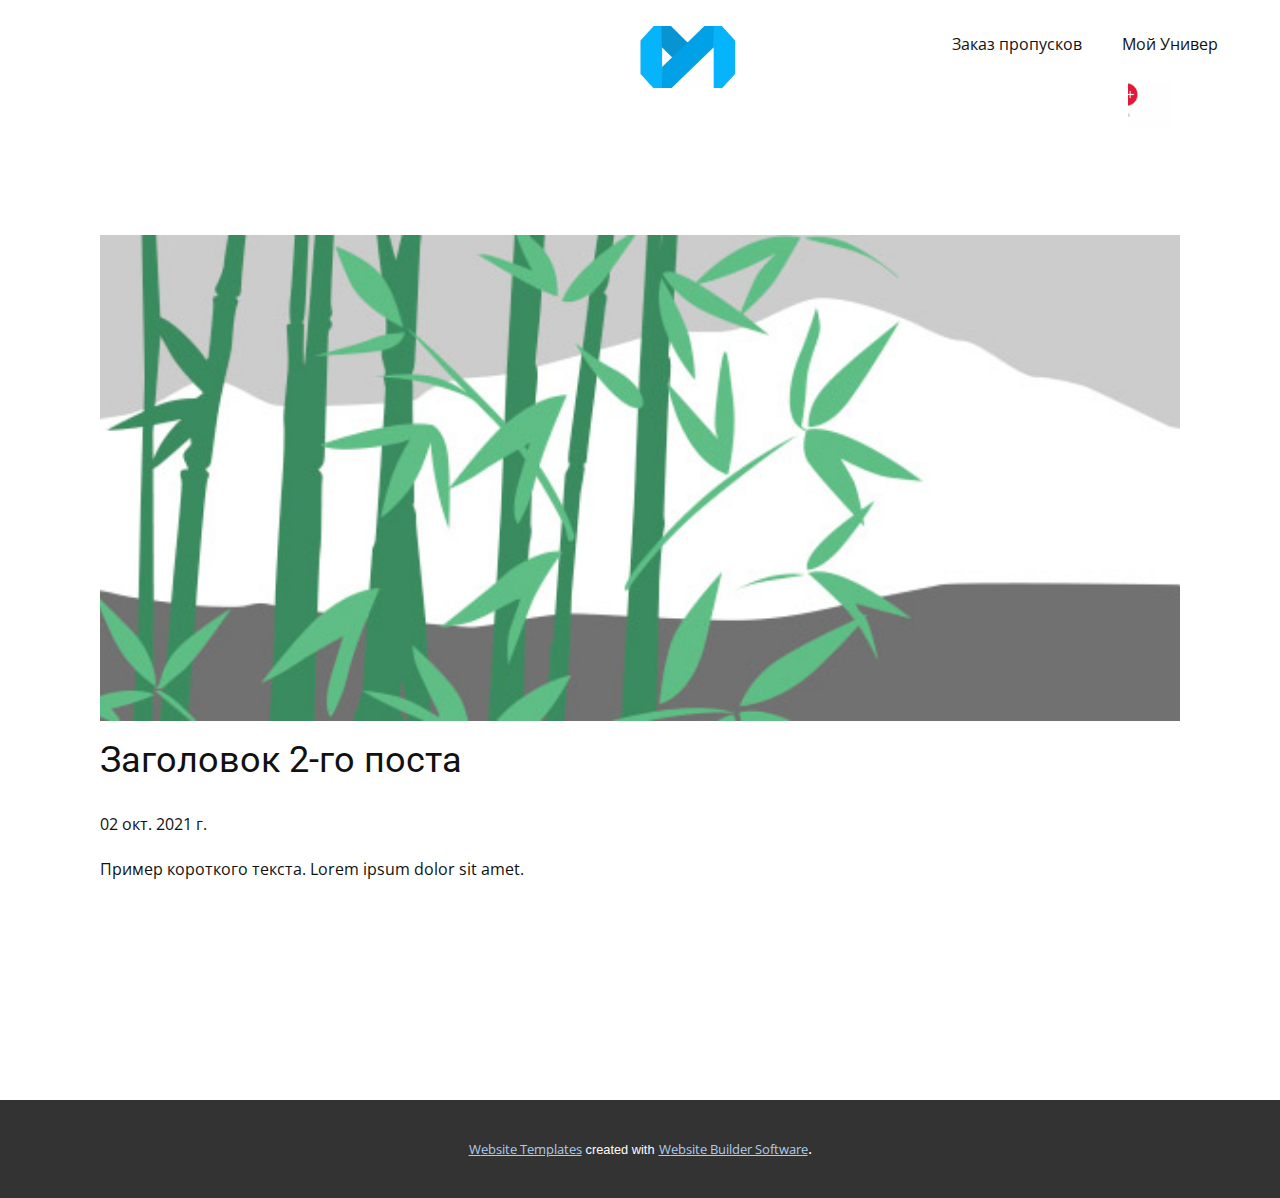
<file: blog/пост-1.html>
<!doctype html>
<html style="font-size: 16px;"><head>
    <meta name="viewport" content="width=device-width, initial-scale=1.0">
    <meta charset="utf-8">
    <meta name="keywords" content="Заголовок 1-го поста">
    <meta name="description" content="">
    <meta name="page_type" content="np-template-header-footer-from-plugin">
    <title>Заголовок 2-го поста</title>
    <link rel="stylesheet" href="../nicepage.css" media="screen">
<link rel="stylesheet" href="../Post-Template.css" media="screen">
    <script class="u-script" type="text/javascript" src="../jquery.js" defer=""></script>
    <script class="u-script" type="text/javascript" src="../nicepage.js" defer=""></script>
    <meta name="generator" content="Nicepage 3.26.0, nicepage.com">
    <link id="u-theme-google-font" rel="stylesheet" href="https://fonts.googleapis.com/css?family=Roboto:100,100i,300,300i,400,400i,500,500i,700,700i,900,900i|Open+Sans:300,300i,400,400i,600,600i,700,700i,800,800i">
    
    
    <script type="application/ld+json">{
		"@context": "http://schema.org",
		"@type": "Organization",
		"name": ""
}</script>
    <meta name="theme-color" content="#478ac9">
  </head>
  <body class="u-body"><header class="u-clearfix u-header u-image u-sticky u-sticky-b905 u-header" id="sec-c0bb" data-image-width="401" data-image-height="1081"><div class="u-clearfix u-sheet u-sheet-1">
        <nav class="u-align-left-xs u-menu u-menu-dropdown u-offcanvas u-menu-1">
          <div class="menu-collapse" style="font-size: 1rem; letter-spacing: 0px;">
            <a class="u-button-style u-custom-left-right-menu-spacing u-custom-padding-bottom u-custom-top-bottom-menu-spacing u-nav-link u-text-active-palette-1-base u-text-hover-palette-2-base u-text-palette-1-base" href="#" style="padding: 4px; font-size: calc(1em + 8px);">
              <svg><use xmlns:xlink="http://www.w3.org/1999/xlink" xlink:href="#menu-hamburger"></use></svg>
              <svg version="1.1" xmlns="http://www.w3.org/2000/svg" xmlns:xlink="http://www.w3.org/1999/xlink"><defs><symbol id="menu-hamburger" viewBox="0 0 16 16" style="width: 16px; height: 16px;"><rect y="1" width="16" height="2"></rect><rect y="7" width="16" height="2"></rect><rect y="13" width="16" height="2"></rect>
</symbol>
</defs></svg>
            </a>
          </div>
          <div class="u-nav-container">
            <ul class="u-nav u-unstyled u-nav-1"><li class="u-nav-item"><a class="u-button-style u-nav-link u-text-active-palette-1-base u-text-hover-palette-2-base" href="../Заказ-пропусков.html" style="padding: 10px 20px;">Заказ пропусков</a>
</li><li class="u-nav-item"><a class="u-button-style u-nav-link u-text-active-palette-1-base u-text-hover-palette-2-base" href="../Мой-Универ.html" style="padding: 10px 20px;">Мой Универ</a>
</li></ul>
          </div>
          <div class="u-nav-container-collapse">
            <div class="u-black u-container-style u-inner-container-layout u-opacity u-opacity-95 u-sidenav">
              <div class="u-inner-container-layout u-sidenav-overflow">
                <div class="u-menu-close"></div>
                <ul class="u-align-center u-nav u-popupmenu-items u-unstyled u-nav-2"><li class="u-nav-item"><a class="u-button-style u-nav-link" href="../Заказ-пропусков.html">Заказ пропусков</a>
</li><li class="u-nav-item"><a class="u-button-style u-nav-link" href="../Мой-Универ.html">Мой Универ</a>
</li></ul>
              </div>
            </div>
            <div class="u-black u-menu-overlay u-opacity u-opacity-70"></div>
          </div>
        </nav>
        <img class="u-align-center-xs u-image u-image-default u-image-1" src="../images/FDKn74NTjos.jpg" alt="" data-image-width="703" data-image-height="623" data-href="../Мой-Универ.html" data-page-id="218124104">
        <img class="u-align-right-xs u-image u-image-default u-image-2" src="../images/qmlZrR1nPcw.jpg" alt="" data-image-width="1049" data-image-height="448">
      </div></header>
    <section class="u-align-center u-clearfix u-section-1" id="sec-cc01">
      <div class="u-clearfix u-sheet u-valign-middle-md u-valign-middle-sm u-valign-middle-xs u-sheet-1"><!--post_details--><!--post_details_options_json--><!--{"source":""}--><!--/post_details_options_json--><!--blog_post-->
        <div class="u-container-style u-expanded-width u-post-details u-post-details-1">
          <div class="u-container-layout u-valign-middle u-container-layout-1"><!--blog_post_image-->
            <img alt="" class="u-blog-control u-expanded-width u-image u-image-default u-image-1" src="[data-uri]"><!--/blog_post_image--><!--blog_post_header-->
            <h2 class="u-blog-control u-text u-text-1">Заголовок 2-го поста</h2><!--/blog_post_header--><!--blog_post_metadata-->
            <div class="u-blog-control u-metadata u-metadata-1"><!--blog_post_metadata_date-->
              <span class="u-meta-date u-meta-icon">02 окт. 2021 г.</span><!--/blog_post_metadata_date--><!--blog_post_metadata_category-->
              <!--/blog_post_metadata_category--><!--blog_post_metadata_comments-->
              <!--/blog_post_metadata_comments-->
            </div><!--/blog_post_metadata--><!--blog_post_content-->
            <div class="u-align-justify u-blog-control u-post-content u-text u-text-2 fr-view">
  Пример короткого текста. Lorem ipsum dolor sit amet.
  </div><!--/blog_post_content-->
          </div>
        </div><!--/blog_post--><!--/post_details-->
      </div>
    </section>
    
    
    <footer class="u-align-center u-clearfix u-footer u-white u-footer" id="sec-6789"><div class="u-align-left-xs u-clearfix u-sheet u-sheet-1"></div></footer>
    <section class="u-backlink u-clearfix u-grey-80">
      <a class="u-link" href="https://nicepage.com/website-templates" target="_blank">
        <span>Website Templates</span>
      </a>
      <p class="u-text">
        <span>created with</span>
      </p>
      <a class="u-link" href="https://nicepage.com/" target="_blank">
        <span>Website Builder Software</span>
      </a>. 
    </section>
  
</body></html>
</file>
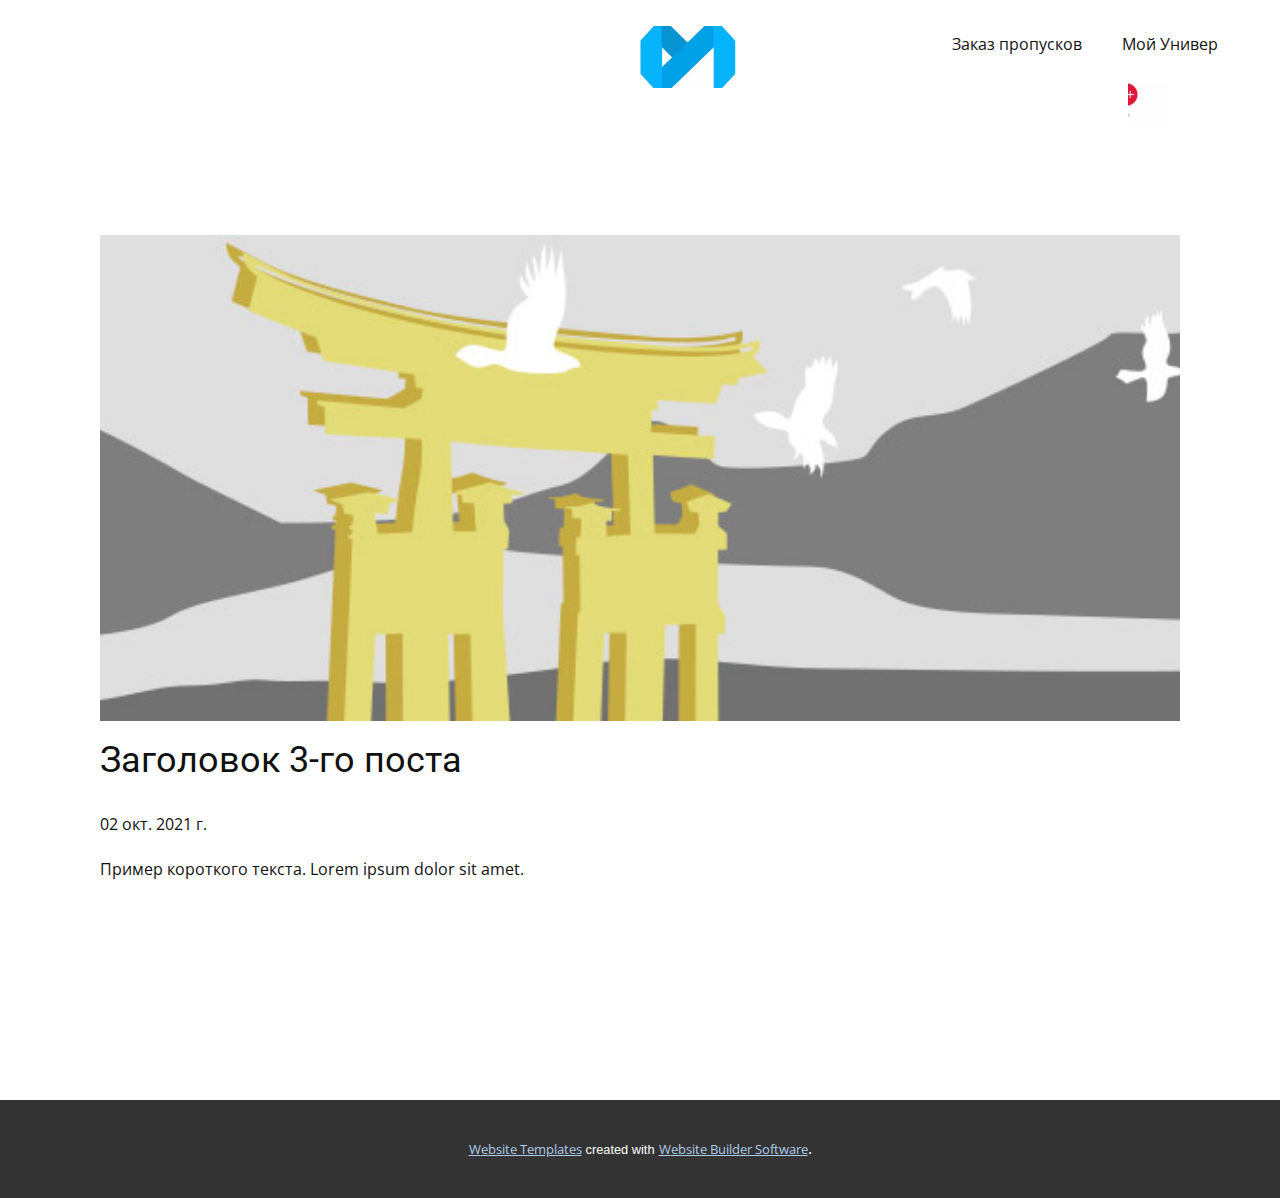
<file: blog/пост-2.html>
<!doctype html>
<html style="font-size: 16px;"><head>
    <meta name="viewport" content="width=device-width, initial-scale=1.0">
    <meta charset="utf-8">
    <meta name="keywords" content="Заголовок 1-го поста">
    <meta name="description" content="">
    <meta name="page_type" content="np-template-header-footer-from-plugin">
    <title>Заголовок 3-го поста</title>
    <link rel="stylesheet" href="../nicepage.css" media="screen">
<link rel="stylesheet" href="../Post-Template.css" media="screen">
    <script class="u-script" type="text/javascript" src="../jquery.js" defer=""></script>
    <script class="u-script" type="text/javascript" src="../nicepage.js" defer=""></script>
    <meta name="generator" content="Nicepage 3.26.0, nicepage.com">
    <link id="u-theme-google-font" rel="stylesheet" href="https://fonts.googleapis.com/css?family=Roboto:100,100i,300,300i,400,400i,500,500i,700,700i,900,900i|Open+Sans:300,300i,400,400i,600,600i,700,700i,800,800i">
    
    
    <script type="application/ld+json">{
		"@context": "http://schema.org",
		"@type": "Organization",
		"name": ""
}</script>
    <meta name="theme-color" content="#478ac9">
  </head>
  <body class="u-body"><header class="u-clearfix u-header u-image u-sticky u-sticky-b905 u-header" id="sec-c0bb" data-image-width="401" data-image-height="1081"><div class="u-clearfix u-sheet u-sheet-1">
        <nav class="u-align-left-xs u-menu u-menu-dropdown u-offcanvas u-menu-1">
          <div class="menu-collapse" style="font-size: 1rem; letter-spacing: 0px;">
            <a class="u-button-style u-custom-left-right-menu-spacing u-custom-padding-bottom u-custom-top-bottom-menu-spacing u-nav-link u-text-active-palette-1-base u-text-hover-palette-2-base u-text-palette-1-base" href="#" style="padding: 4px; font-size: calc(1em + 8px);">
              <svg><use xmlns:xlink="http://www.w3.org/1999/xlink" xlink:href="#menu-hamburger"></use></svg>
              <svg version="1.1" xmlns="http://www.w3.org/2000/svg" xmlns:xlink="http://www.w3.org/1999/xlink"><defs><symbol id="menu-hamburger" viewBox="0 0 16 16" style="width: 16px; height: 16px;"><rect y="1" width="16" height="2"></rect><rect y="7" width="16" height="2"></rect><rect y="13" width="16" height="2"></rect>
</symbol>
</defs></svg>
            </a>
          </div>
          <div class="u-nav-container">
            <ul class="u-nav u-unstyled u-nav-1"><li class="u-nav-item"><a class="u-button-style u-nav-link u-text-active-palette-1-base u-text-hover-palette-2-base" href="../Заказ-пропусков.html" style="padding: 10px 20px;">Заказ пропусков</a>
</li><li class="u-nav-item"><a class="u-button-style u-nav-link u-text-active-palette-1-base u-text-hover-palette-2-base" href="../Мой-Универ.html" style="padding: 10px 20px;">Мой Универ</a>
</li></ul>
          </div>
          <div class="u-nav-container-collapse">
            <div class="u-black u-container-style u-inner-container-layout u-opacity u-opacity-95 u-sidenav">
              <div class="u-inner-container-layout u-sidenav-overflow">
                <div class="u-menu-close"></div>
                <ul class="u-align-center u-nav u-popupmenu-items u-unstyled u-nav-2"><li class="u-nav-item"><a class="u-button-style u-nav-link" href="../Заказ-пропусков.html">Заказ пропусков</a>
</li><li class="u-nav-item"><a class="u-button-style u-nav-link" href="../Мой-Универ.html">Мой Универ</a>
</li></ul>
              </div>
            </div>
            <div class="u-black u-menu-overlay u-opacity u-opacity-70"></div>
          </div>
        </nav>
        <img class="u-align-center-xs u-image u-image-default u-image-1" src="../images/FDKn74NTjos.jpg" alt="" data-image-width="703" data-image-height="623" data-href="../Мой-Универ.html" data-page-id="218124104">
        <img class="u-align-right-xs u-image u-image-default u-image-2" src="../images/qmlZrR1nPcw.jpg" alt="" data-image-width="1049" data-image-height="448">
      </div></header>
    <section class="u-align-center u-clearfix u-section-1" id="sec-cc01">
      <div class="u-clearfix u-sheet u-valign-middle-md u-valign-middle-sm u-valign-middle-xs u-sheet-1"><!--post_details--><!--post_details_options_json--><!--{"source":""}--><!--/post_details_options_json--><!--blog_post-->
        <div class="u-container-style u-expanded-width u-post-details u-post-details-1">
          <div class="u-container-layout u-valign-middle u-container-layout-1"><!--blog_post_image-->
            <img alt="" class="u-blog-control u-expanded-width u-image u-image-default u-image-1" src="[data-uri]"><!--/blog_post_image--><!--blog_post_header-->
            <h2 class="u-blog-control u-text u-text-1">Заголовок 3-го поста</h2><!--/blog_post_header--><!--blog_post_metadata-->
            <div class="u-blog-control u-metadata u-metadata-1"><!--blog_post_metadata_date-->
              <span class="u-meta-date u-meta-icon">02 окт. 2021 г.</span><!--/blog_post_metadata_date--><!--blog_post_metadata_category-->
              <!--/blog_post_metadata_category--><!--blog_post_metadata_comments-->
              <!--/blog_post_metadata_comments-->
            </div><!--/blog_post_metadata--><!--blog_post_content-->
            <div class="u-align-justify u-blog-control u-post-content u-text u-text-2 fr-view">
  Пример короткого текста. Lorem ipsum dolor sit amet.
  </div><!--/blog_post_content-->
          </div>
        </div><!--/blog_post--><!--/post_details-->
      </div>
    </section>
    
    
    <footer class="u-align-center u-clearfix u-footer u-white u-footer" id="sec-6789"><div class="u-align-left-xs u-clearfix u-sheet u-sheet-1"></div></footer>
    <section class="u-backlink u-clearfix u-grey-80">
      <a class="u-link" href="https://nicepage.com/website-templates" target="_blank">
        <span>Website Templates</span>
      </a>
      <p class="u-text">
        <span>created with</span>
      </p>
      <a class="u-link" href="https://nicepage.com/" target="_blank">
        <span>Website Builder Software</span>
      </a>. 
    </section>
  
</body></html>
</file>
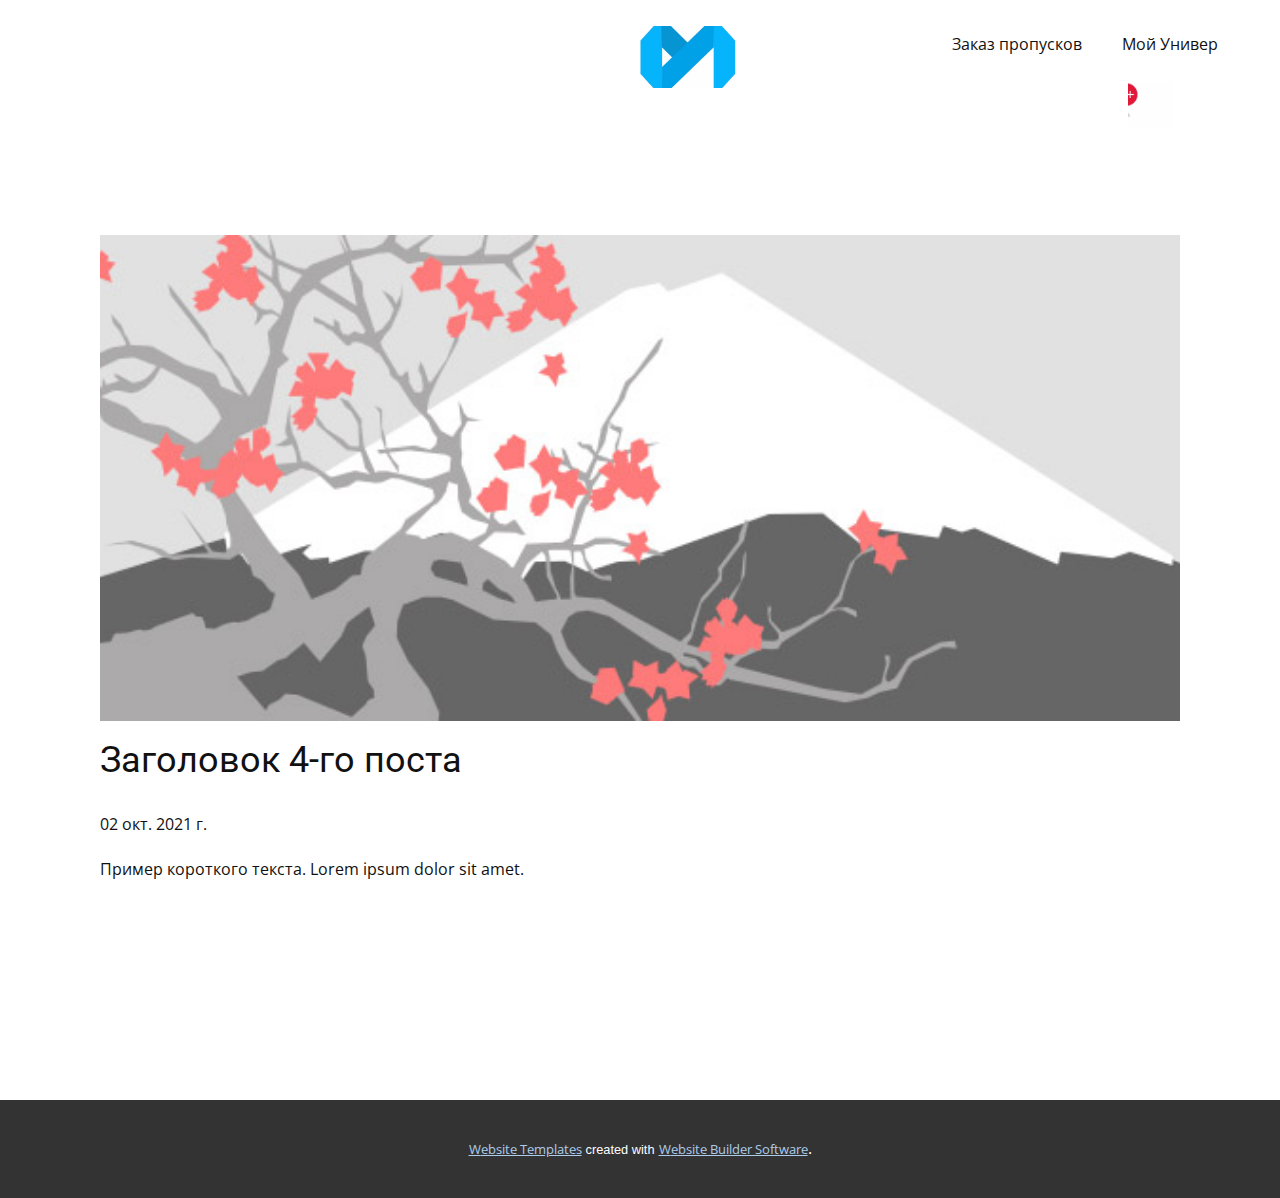
<file: blog/пост-3.html>
<!doctype html>
<html style="font-size: 16px;"><head>
    <meta name="viewport" content="width=device-width, initial-scale=1.0">
    <meta charset="utf-8">
    <meta name="keywords" content="Заголовок 1-го поста">
    <meta name="description" content="">
    <meta name="page_type" content="np-template-header-footer-from-plugin">
    <title>Заголовок 4-го поста</title>
    <link rel="stylesheet" href="../nicepage.css" media="screen">
<link rel="stylesheet" href="../Post-Template.css" media="screen">
    <script class="u-script" type="text/javascript" src="../jquery.js" defer=""></script>
    <script class="u-script" type="text/javascript" src="../nicepage.js" defer=""></script>
    <meta name="generator" content="Nicepage 3.26.0, nicepage.com">
    <link id="u-theme-google-font" rel="stylesheet" href="https://fonts.googleapis.com/css?family=Roboto:100,100i,300,300i,400,400i,500,500i,700,700i,900,900i|Open+Sans:300,300i,400,400i,600,600i,700,700i,800,800i">
    
    
    <script type="application/ld+json">{
		"@context": "http://schema.org",
		"@type": "Organization",
		"name": ""
}</script>
    <meta name="theme-color" content="#478ac9">
  </head>
  <body class="u-body"><header class="u-clearfix u-header u-image u-sticky u-sticky-b905 u-header" id="sec-c0bb" data-image-width="401" data-image-height="1081"><div class="u-clearfix u-sheet u-sheet-1">
        <nav class="u-align-left-xs u-menu u-menu-dropdown u-offcanvas u-menu-1">
          <div class="menu-collapse" style="font-size: 1rem; letter-spacing: 0px;">
            <a class="u-button-style u-custom-left-right-menu-spacing u-custom-padding-bottom u-custom-top-bottom-menu-spacing u-nav-link u-text-active-palette-1-base u-text-hover-palette-2-base u-text-palette-1-base" href="#" style="padding: 4px; font-size: calc(1em + 8px);">
              <svg><use xmlns:xlink="http://www.w3.org/1999/xlink" xlink:href="#menu-hamburger"></use></svg>
              <svg version="1.1" xmlns="http://www.w3.org/2000/svg" xmlns:xlink="http://www.w3.org/1999/xlink"><defs><symbol id="menu-hamburger" viewBox="0 0 16 16" style="width: 16px; height: 16px;"><rect y="1" width="16" height="2"></rect><rect y="7" width="16" height="2"></rect><rect y="13" width="16" height="2"></rect>
</symbol>
</defs></svg>
            </a>
          </div>
          <div class="u-nav-container">
            <ul class="u-nav u-unstyled u-nav-1"><li class="u-nav-item"><a class="u-button-style u-nav-link u-text-active-palette-1-base u-text-hover-palette-2-base" href="../Заказ-пропусков.html" style="padding: 10px 20px;">Заказ пропусков</a>
</li><li class="u-nav-item"><a class="u-button-style u-nav-link u-text-active-palette-1-base u-text-hover-palette-2-base" href="../Мой-Универ.html" style="padding: 10px 20px;">Мой Универ</a>
</li></ul>
          </div>
          <div class="u-nav-container-collapse">
            <div class="u-black u-container-style u-inner-container-layout u-opacity u-opacity-95 u-sidenav">
              <div class="u-inner-container-layout u-sidenav-overflow">
                <div class="u-menu-close"></div>
                <ul class="u-align-center u-nav u-popupmenu-items u-unstyled u-nav-2"><li class="u-nav-item"><a class="u-button-style u-nav-link" href="../Заказ-пропусков.html">Заказ пропусков</a>
</li><li class="u-nav-item"><a class="u-button-style u-nav-link" href="../Мой-Универ.html">Мой Универ</a>
</li></ul>
              </div>
            </div>
            <div class="u-black u-menu-overlay u-opacity u-opacity-70"></div>
          </div>
        </nav>
        <img class="u-align-center-xs u-image u-image-default u-image-1" src="../images/FDKn74NTjos.jpg" alt="" data-image-width="703" data-image-height="623" data-href="../Мой-Универ.html" data-page-id="218124104">
        <img class="u-align-right-xs u-image u-image-default u-image-2" src="../images/qmlZrR1nPcw.jpg" alt="" data-image-width="1049" data-image-height="448">
      </div></header>
    <section class="u-align-center u-clearfix u-section-1" id="sec-cc01">
      <div class="u-clearfix u-sheet u-valign-middle-md u-valign-middle-sm u-valign-middle-xs u-sheet-1"><!--post_details--><!--post_details_options_json--><!--{"source":""}--><!--/post_details_options_json--><!--blog_post-->
        <div class="u-container-style u-expanded-width u-post-details u-post-details-1">
          <div class="u-container-layout u-valign-middle u-container-layout-1"><!--blog_post_image-->
            <img alt="" class="u-blog-control u-expanded-width u-image u-image-default u-image-1" src="[data-uri]"><!--/blog_post_image--><!--blog_post_header-->
            <h2 class="u-blog-control u-text u-text-1">Заголовок 4-го поста</h2><!--/blog_post_header--><!--blog_post_metadata-->
            <div class="u-blog-control u-metadata u-metadata-1"><!--blog_post_metadata_date-->
              <span class="u-meta-date u-meta-icon">02 окт. 2021 г.</span><!--/blog_post_metadata_date--><!--blog_post_metadata_category-->
              <!--/blog_post_metadata_category--><!--blog_post_metadata_comments-->
              <!--/blog_post_metadata_comments-->
            </div><!--/blog_post_metadata--><!--blog_post_content-->
            <div class="u-align-justify u-blog-control u-post-content u-text u-text-2 fr-view">
  Пример короткого текста. Lorem ipsum dolor sit amet.
  </div><!--/blog_post_content-->
          </div>
        </div><!--/blog_post--><!--/post_details-->
      </div>
    </section>
    
    
    <footer class="u-align-center u-clearfix u-footer u-white u-footer" id="sec-6789"><div class="u-align-left-xs u-clearfix u-sheet u-sheet-1"></div></footer>
    <section class="u-backlink u-clearfix u-grey-80">
      <a class="u-link" href="https://nicepage.com/website-templates" target="_blank">
        <span>Website Templates</span>
      </a>
      <p class="u-text">
        <span>created with</span>
      </p>
      <a class="u-link" href="https://nicepage.com/" target="_blank">
        <span>Website Builder Software</span>
      </a>. 
    </section>
  
</body></html>
</file>
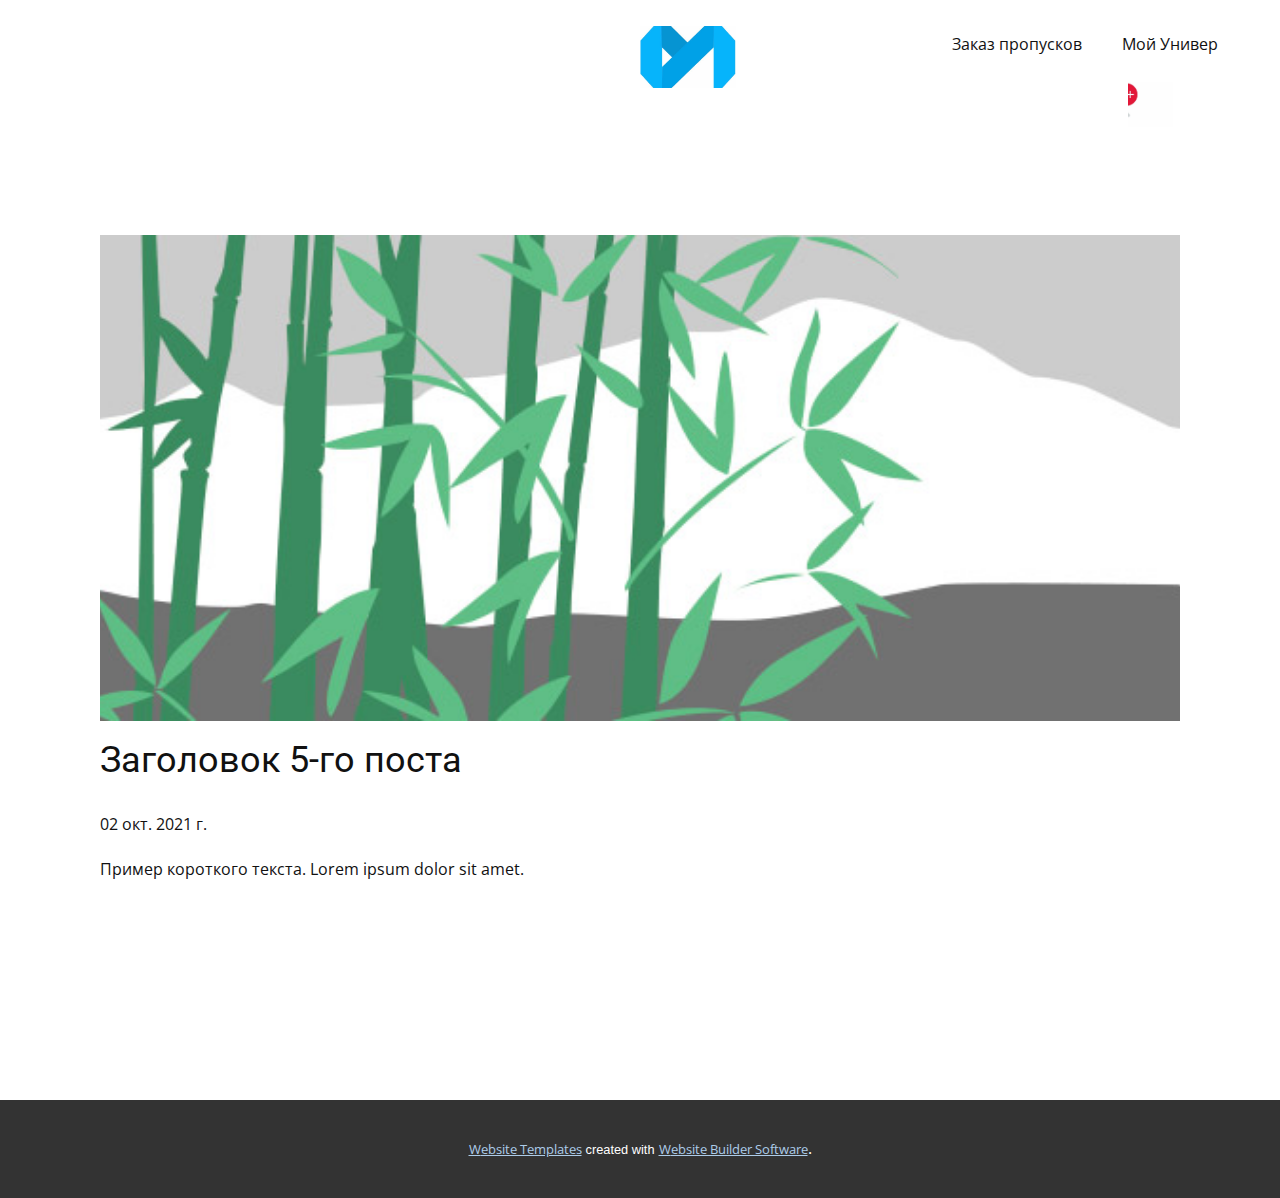
<file: blog/пост-4.html>
<!doctype html>
<html style="font-size: 16px;"><head>
    <meta name="viewport" content="width=device-width, initial-scale=1.0">
    <meta charset="utf-8">
    <meta name="keywords" content="Заголовок 1-го поста">
    <meta name="description" content="">
    <meta name="page_type" content="np-template-header-footer-from-plugin">
    <title>Заголовок 5-го поста</title>
    <link rel="stylesheet" href="../nicepage.css" media="screen">
<link rel="stylesheet" href="../Post-Template.css" media="screen">
    <script class="u-script" type="text/javascript" src="../jquery.js" defer=""></script>
    <script class="u-script" type="text/javascript" src="../nicepage.js" defer=""></script>
    <meta name="generator" content="Nicepage 3.26.0, nicepage.com">
    <link id="u-theme-google-font" rel="stylesheet" href="https://fonts.googleapis.com/css?family=Roboto:100,100i,300,300i,400,400i,500,500i,700,700i,900,900i|Open+Sans:300,300i,400,400i,600,600i,700,700i,800,800i">
    
    
    <script type="application/ld+json">{
		"@context": "http://schema.org",
		"@type": "Organization",
		"name": ""
}</script>
    <meta name="theme-color" content="#478ac9">
  </head>
  <body class="u-body"><header class="u-clearfix u-header u-image u-sticky u-sticky-b905 u-header" id="sec-c0bb" data-image-width="401" data-image-height="1081"><div class="u-clearfix u-sheet u-sheet-1">
        <nav class="u-align-left-xs u-menu u-menu-dropdown u-offcanvas u-menu-1">
          <div class="menu-collapse" style="font-size: 1rem; letter-spacing: 0px;">
            <a class="u-button-style u-custom-left-right-menu-spacing u-custom-padding-bottom u-custom-top-bottom-menu-spacing u-nav-link u-text-active-palette-1-base u-text-hover-palette-2-base u-text-palette-1-base" href="#" style="padding: 4px; font-size: calc(1em + 8px);">
              <svg><use xmlns:xlink="http://www.w3.org/1999/xlink" xlink:href="#menu-hamburger"></use></svg>
              <svg version="1.1" xmlns="http://www.w3.org/2000/svg" xmlns:xlink="http://www.w3.org/1999/xlink"><defs><symbol id="menu-hamburger" viewBox="0 0 16 16" style="width: 16px; height: 16px;"><rect y="1" width="16" height="2"></rect><rect y="7" width="16" height="2"></rect><rect y="13" width="16" height="2"></rect>
</symbol>
</defs></svg>
            </a>
          </div>
          <div class="u-nav-container">
            <ul class="u-nav u-unstyled u-nav-1"><li class="u-nav-item"><a class="u-button-style u-nav-link u-text-active-palette-1-base u-text-hover-palette-2-base" href="../Заказ-пропусков.html" style="padding: 10px 20px;">Заказ пропусков</a>
</li><li class="u-nav-item"><a class="u-button-style u-nav-link u-text-active-palette-1-base u-text-hover-palette-2-base" href="../Мой-Универ.html" style="padding: 10px 20px;">Мой Универ</a>
</li></ul>
          </div>
          <div class="u-nav-container-collapse">
            <div class="u-black u-container-style u-inner-container-layout u-opacity u-opacity-95 u-sidenav">
              <div class="u-inner-container-layout u-sidenav-overflow">
                <div class="u-menu-close"></div>
                <ul class="u-align-center u-nav u-popupmenu-items u-unstyled u-nav-2"><li class="u-nav-item"><a class="u-button-style u-nav-link" href="../Заказ-пропусков.html">Заказ пропусков</a>
</li><li class="u-nav-item"><a class="u-button-style u-nav-link" href="../Мой-Универ.html">Мой Универ</a>
</li></ul>
              </div>
            </div>
            <div class="u-black u-menu-overlay u-opacity u-opacity-70"></div>
          </div>
        </nav>
        <img class="u-align-center-xs u-image u-image-default u-image-1" src="../images/FDKn74NTjos.jpg" alt="" data-image-width="703" data-image-height="623" data-href="../Мой-Универ.html" data-page-id="218124104">
        <img class="u-align-right-xs u-image u-image-default u-image-2" src="../images/qmlZrR1nPcw.jpg" alt="" data-image-width="1049" data-image-height="448">
      </div></header>
    <section class="u-align-center u-clearfix u-section-1" id="sec-cc01">
      <div class="u-clearfix u-sheet u-valign-middle-md u-valign-middle-sm u-valign-middle-xs u-sheet-1"><!--post_details--><!--post_details_options_json--><!--{"source":""}--><!--/post_details_options_json--><!--blog_post-->
        <div class="u-container-style u-expanded-width u-post-details u-post-details-1">
          <div class="u-container-layout u-valign-middle u-container-layout-1"><!--blog_post_image-->
            <img alt="" class="u-blog-control u-expanded-width u-image u-image-default u-image-1" src="[data-uri]"><!--/blog_post_image--><!--blog_post_header-->
            <h2 class="u-blog-control u-text u-text-1">Заголовок 5-го поста</h2><!--/blog_post_header--><!--blog_post_metadata-->
            <div class="u-blog-control u-metadata u-metadata-1"><!--blog_post_metadata_date-->
              <span class="u-meta-date u-meta-icon">02 окт. 2021 г.</span><!--/blog_post_metadata_date--><!--blog_post_metadata_category-->
              <!--/blog_post_metadata_category--><!--blog_post_metadata_comments-->
              <!--/blog_post_metadata_comments-->
            </div><!--/blog_post_metadata--><!--blog_post_content-->
            <div class="u-align-justify u-blog-control u-post-content u-text u-text-2 fr-view">
  Пример короткого текста. Lorem ipsum dolor sit amet.
  </div><!--/blog_post_content-->
          </div>
        </div><!--/blog_post--><!--/post_details-->
      </div>
    </section>
    
    
    <footer class="u-align-center u-clearfix u-footer u-white u-footer" id="sec-6789"><div class="u-align-left-xs u-clearfix u-sheet u-sheet-1"></div></footer>
    <section class="u-backlink u-clearfix u-grey-80">
      <a class="u-link" href="https://nicepage.com/website-templates" target="_blank">
        <span>Website Templates</span>
      </a>
      <p class="u-text">
        <span>created with</span>
      </p>
      <a class="u-link" href="https://nicepage.com/" target="_blank">
        <span>Website Builder Software</span>
      </a>. 
    </section>
  
</body></html>
</file>
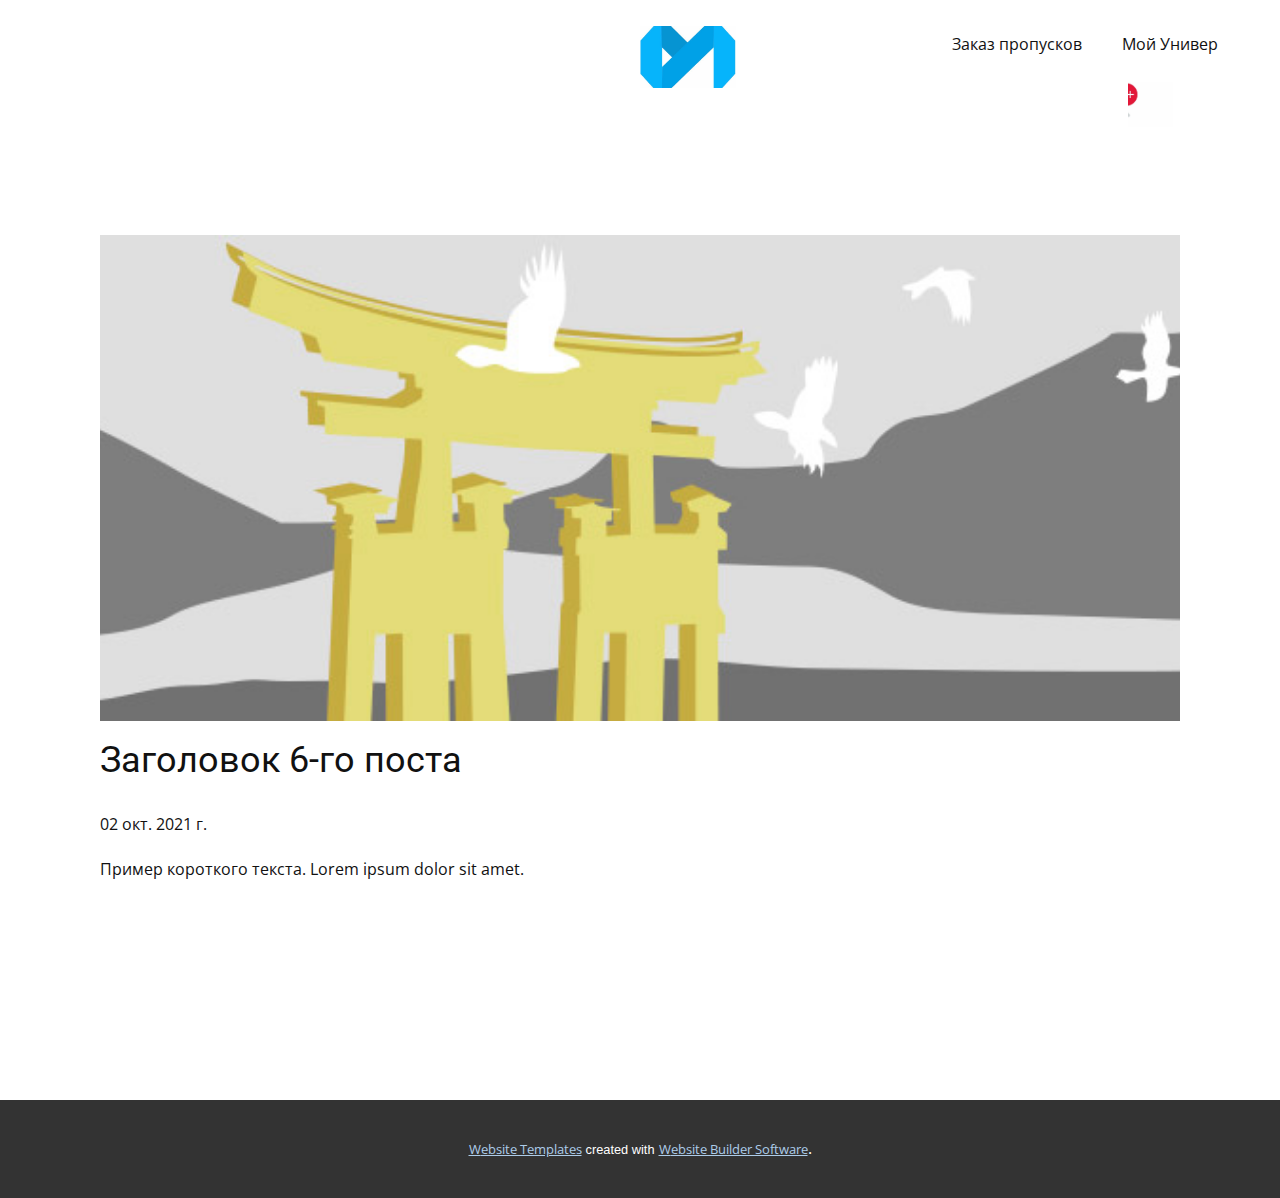
<file: blog/пост-5.html>
<!doctype html>
<html style="font-size: 16px;"><head>
    <meta name="viewport" content="width=device-width, initial-scale=1.0">
    <meta charset="utf-8">
    <meta name="keywords" content="Заголовок 1-го поста">
    <meta name="description" content="">
    <meta name="page_type" content="np-template-header-footer-from-plugin">
    <title>Заголовок 6-го поста</title>
    <link rel="stylesheet" href="../nicepage.css" media="screen">
<link rel="stylesheet" href="../Post-Template.css" media="screen">
    <script class="u-script" type="text/javascript" src="../jquery.js" defer=""></script>
    <script class="u-script" type="text/javascript" src="../nicepage.js" defer=""></script>
    <meta name="generator" content="Nicepage 3.26.0, nicepage.com">
    <link id="u-theme-google-font" rel="stylesheet" href="https://fonts.googleapis.com/css?family=Roboto:100,100i,300,300i,400,400i,500,500i,700,700i,900,900i|Open+Sans:300,300i,400,400i,600,600i,700,700i,800,800i">
    
    
    <script type="application/ld+json">{
		"@context": "http://schema.org",
		"@type": "Organization",
		"name": ""
}</script>
    <meta name="theme-color" content="#478ac9">
  </head>
  <body class="u-body"><header class="u-clearfix u-header u-image u-sticky u-sticky-b905 u-header" id="sec-c0bb" data-image-width="401" data-image-height="1081"><div class="u-clearfix u-sheet u-sheet-1">
        <nav class="u-align-left-xs u-menu u-menu-dropdown u-offcanvas u-menu-1">
          <div class="menu-collapse" style="font-size: 1rem; letter-spacing: 0px;">
            <a class="u-button-style u-custom-left-right-menu-spacing u-custom-padding-bottom u-custom-top-bottom-menu-spacing u-nav-link u-text-active-palette-1-base u-text-hover-palette-2-base u-text-palette-1-base" href="#" style="padding: 4px; font-size: calc(1em + 8px);">
              <svg><use xmlns:xlink="http://www.w3.org/1999/xlink" xlink:href="#menu-hamburger"></use></svg>
              <svg version="1.1" xmlns="http://www.w3.org/2000/svg" xmlns:xlink="http://www.w3.org/1999/xlink"><defs><symbol id="menu-hamburger" viewBox="0 0 16 16" style="width: 16px; height: 16px;"><rect y="1" width="16" height="2"></rect><rect y="7" width="16" height="2"></rect><rect y="13" width="16" height="2"></rect>
</symbol>
</defs></svg>
            </a>
          </div>
          <div class="u-nav-container">
            <ul class="u-nav u-unstyled u-nav-1"><li class="u-nav-item"><a class="u-button-style u-nav-link u-text-active-palette-1-base u-text-hover-palette-2-base" href="../Заказ-пропусков.html" style="padding: 10px 20px;">Заказ пропусков</a>
</li><li class="u-nav-item"><a class="u-button-style u-nav-link u-text-active-palette-1-base u-text-hover-palette-2-base" href="../Мой-Универ.html" style="padding: 10px 20px;">Мой Универ</a>
</li></ul>
          </div>
          <div class="u-nav-container-collapse">
            <div class="u-black u-container-style u-inner-container-layout u-opacity u-opacity-95 u-sidenav">
              <div class="u-inner-container-layout u-sidenav-overflow">
                <div class="u-menu-close"></div>
                <ul class="u-align-center u-nav u-popupmenu-items u-unstyled u-nav-2"><li class="u-nav-item"><a class="u-button-style u-nav-link" href="../Заказ-пропусков.html">Заказ пропусков</a>
</li><li class="u-nav-item"><a class="u-button-style u-nav-link" href="../Мой-Универ.html">Мой Универ</a>
</li></ul>
              </div>
            </div>
            <div class="u-black u-menu-overlay u-opacity u-opacity-70"></div>
          </div>
        </nav>
        <img class="u-align-center-xs u-image u-image-default u-image-1" src="../images/FDKn74NTjos.jpg" alt="" data-image-width="703" data-image-height="623" data-href="../Мой-Универ.html" data-page-id="218124104">
        <img class="u-align-right-xs u-image u-image-default u-image-2" src="../images/qmlZrR1nPcw.jpg" alt="" data-image-width="1049" data-image-height="448">
      </div></header>
    <section class="u-align-center u-clearfix u-section-1" id="sec-cc01">
      <div class="u-clearfix u-sheet u-valign-middle-md u-valign-middle-sm u-valign-middle-xs u-sheet-1"><!--post_details--><!--post_details_options_json--><!--{"source":""}--><!--/post_details_options_json--><!--blog_post-->
        <div class="u-container-style u-expanded-width u-post-details u-post-details-1">
          <div class="u-container-layout u-valign-middle u-container-layout-1"><!--blog_post_image-->
            <img alt="" class="u-blog-control u-expanded-width u-image u-image-default u-image-1" src="[data-uri]"><!--/blog_post_image--><!--blog_post_header-->
            <h2 class="u-blog-control u-text u-text-1">Заголовок 6-го поста</h2><!--/blog_post_header--><!--blog_post_metadata-->
            <div class="u-blog-control u-metadata u-metadata-1"><!--blog_post_metadata_date-->
              <span class="u-meta-date u-meta-icon">02 окт. 2021 г.</span><!--/blog_post_metadata_date--><!--blog_post_metadata_category-->
              <!--/blog_post_metadata_category--><!--blog_post_metadata_comments-->
              <!--/blog_post_metadata_comments-->
            </div><!--/blog_post_metadata--><!--blog_post_content-->
            <div class="u-align-justify u-blog-control u-post-content u-text u-text-2 fr-view">
  Пример короткого текста. Lorem ipsum dolor sit amet.
  </div><!--/blog_post_content-->
          </div>
        </div><!--/blog_post--><!--/post_details-->
      </div>
    </section>
    
    
    <footer class="u-align-center u-clearfix u-footer u-white u-footer" id="sec-6789"><div class="u-align-left-xs u-clearfix u-sheet u-sheet-1"></div></footer>
    <section class="u-backlink u-clearfix u-grey-80">
      <a class="u-link" href="https://nicepage.com/website-templates" target="_blank">
        <span>Website Templates</span>
      </a>
      <p class="u-text">
        <span>created with</span>
      </p>
      <a class="u-link" href="https://nicepage.com/" target="_blank">
        <span>Website Builder Software</span>
      </a>. 
    </section>
  
</body></html>
</file>
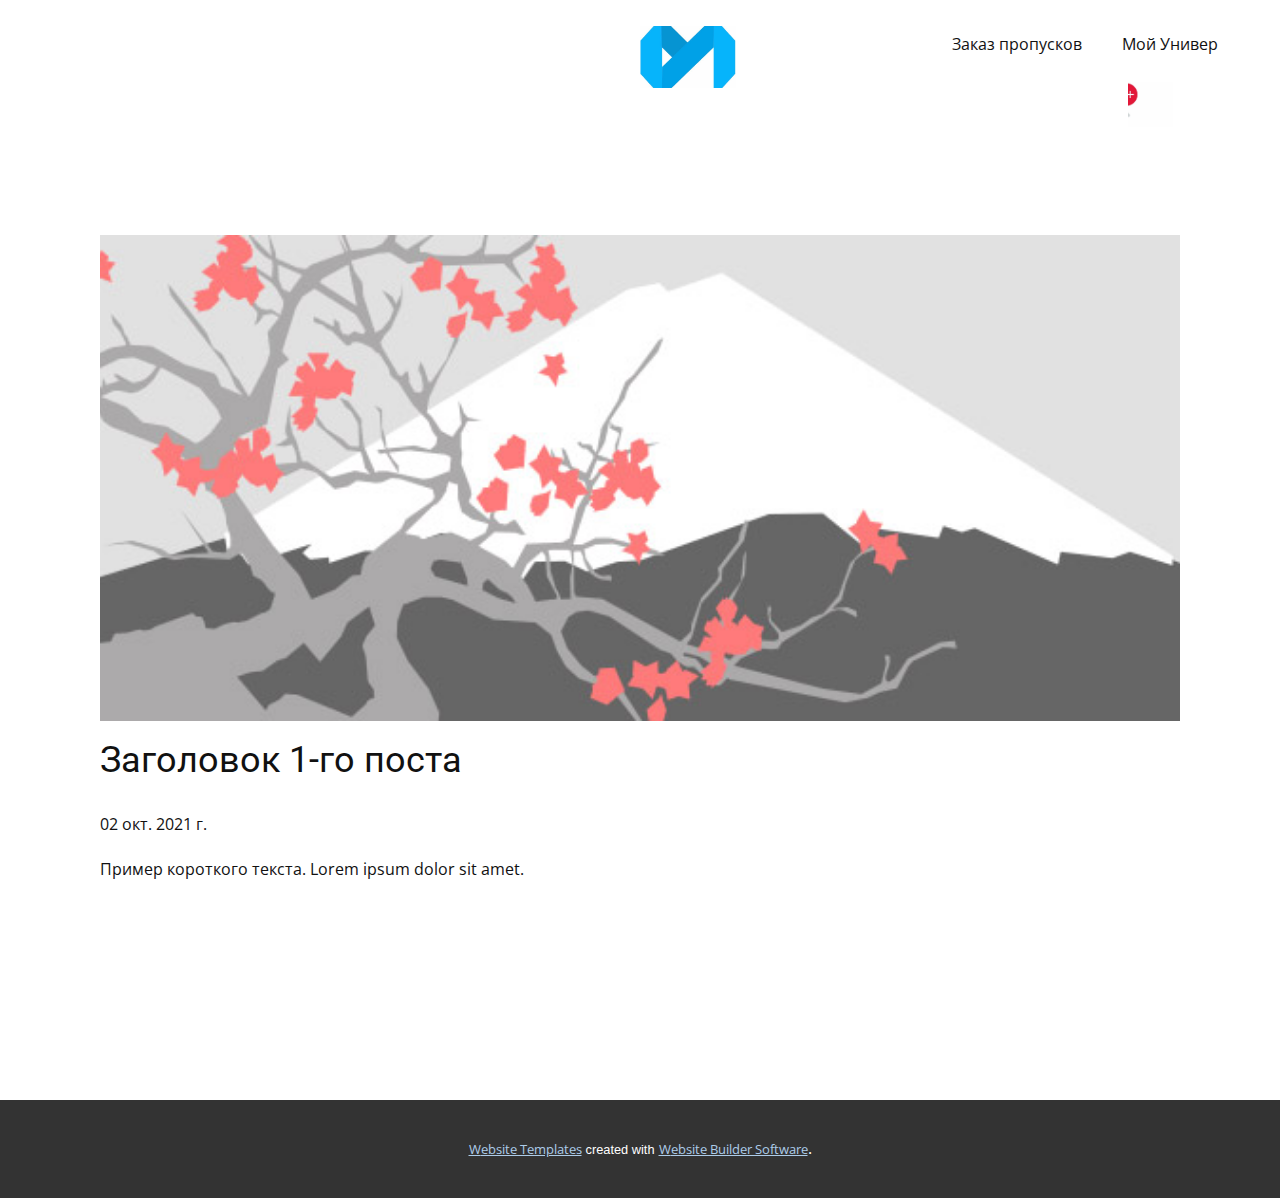
<file: blog/пост.html>
<!doctype html>
<html style="font-size: 16px;"><head>
    <meta name="viewport" content="width=device-width, initial-scale=1.0">
    <meta charset="utf-8">
    <meta name="keywords" content="Заголовок 1-го поста">
    <meta name="description" content="">
    <meta name="page_type" content="np-template-header-footer-from-plugin">
    <title>Заголовок 1-го поста</title>
    <link rel="stylesheet" href="../nicepage.css" media="screen">
<link rel="stylesheet" href="../Post-Template.css" media="screen">
    <script class="u-script" type="text/javascript" src="../jquery.js" defer=""></script>
    <script class="u-script" type="text/javascript" src="../nicepage.js" defer=""></script>
    <meta name="generator" content="Nicepage 3.26.0, nicepage.com">
    <link id="u-theme-google-font" rel="stylesheet" href="https://fonts.googleapis.com/css?family=Roboto:100,100i,300,300i,400,400i,500,500i,700,700i,900,900i|Open+Sans:300,300i,400,400i,600,600i,700,700i,800,800i">
    
    
    <script type="application/ld+json">{
		"@context": "http://schema.org",
		"@type": "Organization",
		"name": ""
}</script>
    <meta name="theme-color" content="#478ac9">
  </head>
  <body class="u-body"><header class="u-clearfix u-header u-image u-sticky u-sticky-b905 u-header" id="sec-c0bb" data-image-width="401" data-image-height="1081"><div class="u-clearfix u-sheet u-sheet-1">
        <nav class="u-align-left-xs u-menu u-menu-dropdown u-offcanvas u-menu-1">
          <div class="menu-collapse" style="font-size: 1rem; letter-spacing: 0px;">
            <a class="u-button-style u-custom-left-right-menu-spacing u-custom-padding-bottom u-custom-top-bottom-menu-spacing u-nav-link u-text-active-palette-1-base u-text-hover-palette-2-base u-text-palette-1-base" href="#" style="padding: 4px; font-size: calc(1em + 8px);">
              <svg><use xmlns:xlink="http://www.w3.org/1999/xlink" xlink:href="#menu-hamburger"></use></svg>
              <svg version="1.1" xmlns="http://www.w3.org/2000/svg" xmlns:xlink="http://www.w3.org/1999/xlink"><defs><symbol id="menu-hamburger" viewBox="0 0 16 16" style="width: 16px; height: 16px;"><rect y="1" width="16" height="2"></rect><rect y="7" width="16" height="2"></rect><rect y="13" width="16" height="2"></rect>
</symbol>
</defs></svg>
            </a>
          </div>
          <div class="u-nav-container">
            <ul class="u-nav u-unstyled u-nav-1"><li class="u-nav-item"><a class="u-button-style u-nav-link u-text-active-palette-1-base u-text-hover-palette-2-base" href="../Заказ-пропусков.html" style="padding: 10px 20px;">Заказ пропусков</a>
</li><li class="u-nav-item"><a class="u-button-style u-nav-link u-text-active-palette-1-base u-text-hover-palette-2-base" href="../Мой-Универ.html" style="padding: 10px 20px;">Мой Универ</a>
</li></ul>
          </div>
          <div class="u-nav-container-collapse">
            <div class="u-black u-container-style u-inner-container-layout u-opacity u-opacity-95 u-sidenav">
              <div class="u-inner-container-layout u-sidenav-overflow">
                <div class="u-menu-close"></div>
                <ul class="u-align-center u-nav u-popupmenu-items u-unstyled u-nav-2"><li class="u-nav-item"><a class="u-button-style u-nav-link" href="../Заказ-пропусков.html">Заказ пропусков</a>
</li><li class="u-nav-item"><a class="u-button-style u-nav-link" href="../Мой-Универ.html">Мой Универ</a>
</li></ul>
              </div>
            </div>
            <div class="u-black u-menu-overlay u-opacity u-opacity-70"></div>
          </div>
        </nav>
        <img class="u-align-center-xs u-image u-image-default u-image-1" src="../images/FDKn74NTjos.jpg" alt="" data-image-width="703" data-image-height="623" data-href="../Мой-Универ.html" data-page-id="218124104">
        <img class="u-align-right-xs u-image u-image-default u-image-2" src="../images/qmlZrR1nPcw.jpg" alt="" data-image-width="1049" data-image-height="448">
      </div></header>
    <section class="u-align-center u-clearfix u-section-1" id="sec-cc01">
      <div class="u-clearfix u-sheet u-valign-middle-md u-valign-middle-sm u-valign-middle-xs u-sheet-1"><!--post_details--><!--post_details_options_json--><!--{"source":""}--><!--/post_details_options_json--><!--blog_post-->
        <div class="u-container-style u-expanded-width u-post-details u-post-details-1">
          <div class="u-container-layout u-valign-middle u-container-layout-1"><!--blog_post_image-->
            <img alt="" class="u-blog-control u-expanded-width u-image u-image-default u-image-1" src="[data-uri]"><!--/blog_post_image--><!--blog_post_header-->
            <h2 class="u-blog-control u-text u-text-1">Заголовок 1-го поста</h2><!--/blog_post_header--><!--blog_post_metadata-->
            <div class="u-blog-control u-metadata u-metadata-1"><!--blog_post_metadata_date-->
              <span class="u-meta-date u-meta-icon">02 окт. 2021 г.</span><!--/blog_post_metadata_date--><!--blog_post_metadata_category-->
              <!--/blog_post_metadata_category--><!--blog_post_metadata_comments-->
              <!--/blog_post_metadata_comments-->
            </div><!--/blog_post_metadata--><!--blog_post_content-->
            <div class="u-align-justify u-blog-control u-post-content u-text u-text-2 fr-view">
  Пример короткого текста. Lorem ipsum dolor sit amet.
  </div><!--/blog_post_content-->
          </div>
        </div><!--/blog_post--><!--/post_details-->
      </div>
    </section>
    
    
    <footer class="u-align-center u-clearfix u-footer u-white u-footer" id="sec-6789"><div class="u-align-left-xs u-clearfix u-sheet u-sheet-1"></div></footer>
    <section class="u-backlink u-clearfix u-grey-80">
      <a class="u-link" href="https://nicepage.com/website-templates" target="_blank">
        <span>Website Templates</span>
      </a>
      <p class="u-text">
        <span>created with</span>
      </p>
      <a class="u-link" href="https://nicepage.com/" target="_blank">
        <span>Website Builder Software</span>
      </a>. 
    </section>
  
</body></html>
</file>
